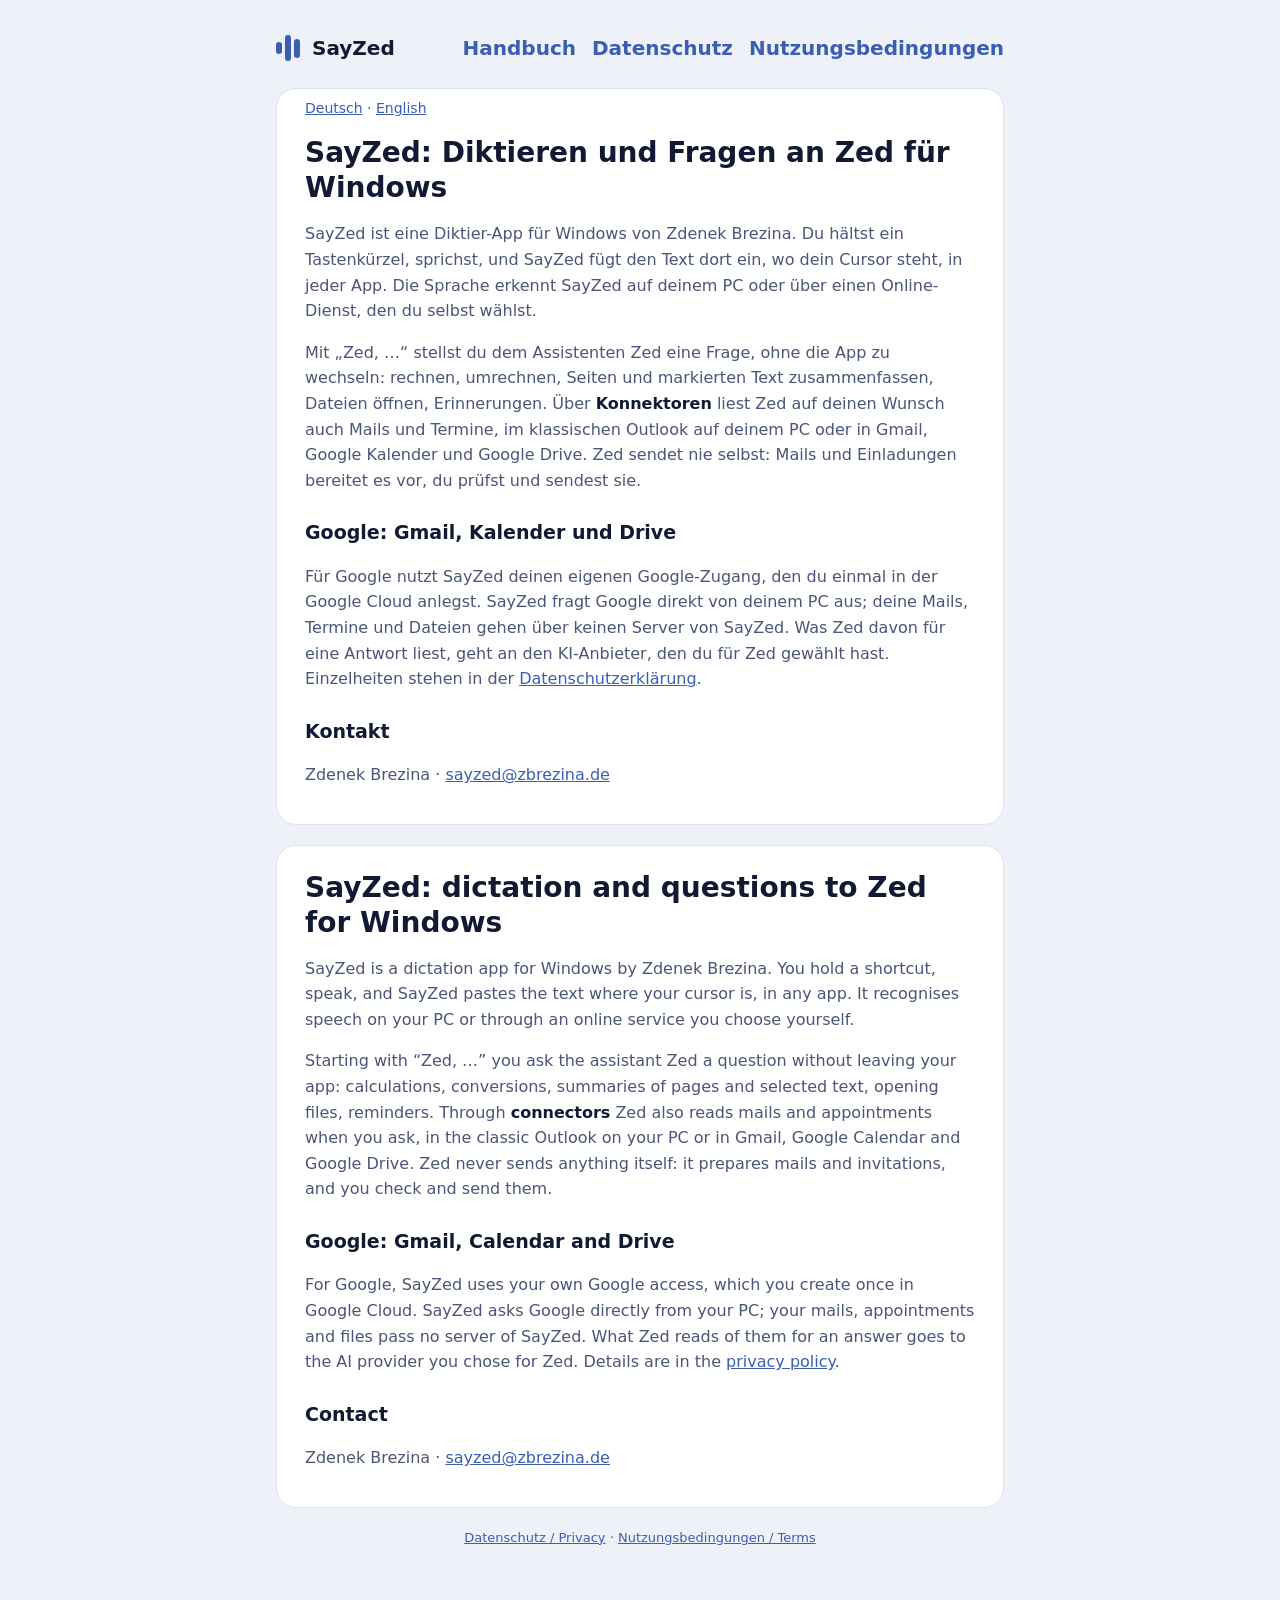
<file: index.html>
<!doctype html>
<html lang="de">
<head>
  <meta charset="utf-8">
  <meta name="viewport" content="width=device-width, initial-scale=1">
  <title>SayZed – Diktieren und Fragen an Zed für Windows</title>
  <meta name="description" content="SayZed ist eine Diktier-App für Windows mit dem Assistenten Zed.">
  <link rel="stylesheet" href="style.css">
</head>
<body>
<main>
  <header>
    <span class="logo"><i style="height:12px"></i><i style="height:26px"></i><i style="height:19px"></i></span>
    <a href="./">SayZed</a>
    <nav><a href="handbuch/">Handbuch</a><a href="privacy/">Datenschutz</a><a href="terms/">Nutzungsbedingungen</a></nav>
  </header>

  <section>
    <div class="lang"><a href="#deutsch">Deutsch</a> · <a href="#english">English</a></div>
    <h1 id="deutsch">SayZed: Diktieren und Fragen an Zed für Windows</h1>
    <p>SayZed ist eine Diktier-App für Windows von Zdenek Brezina. Du hältst ein Tastenkürzel, sprichst, und SayZed fügt den
      Text dort ein, wo dein Cursor steht, in jeder App. Die Sprache erkennt SayZed auf deinem PC oder über einen
      Online-Dienst, den du selbst wählst.</p>
    <p>Mit „Zed, …“ stellst du dem Assistenten Zed eine Frage, ohne die App zu wechseln: rechnen, umrechnen, Seiten und
      markierten Text zusammenfassen, Dateien öffnen, Erinnerungen. Über <strong>Konnektoren</strong> liest Zed auf deinen
      Wunsch auch Mails und Termine, im klassischen Outlook auf deinem PC oder in Gmail, Google Kalender und Google Drive.
      Zed sendet nie selbst: Mails und Einladungen bereitet es vor, du prüfst und sendest sie.</p>
    <h2>Google: Gmail, Kalender und Drive</h2>
    <p>Für Google nutzt SayZed deinen eigenen Google-Zugang, den du einmal in der Google Cloud anlegst. SayZed fragt
      Google direkt von deinem PC aus; deine Mails, Termine und Dateien gehen über keinen Server von SayZed. Was Zed
      davon für eine Antwort liest, geht an den KI-Anbieter, den du für Zed gewählt hast. Einzelheiten stehen in der
      <a href="privacy/">Datenschutzerklärung</a>.</p>
    <h2>Kontakt</h2>
    <p>Zdenek Brezina · <a href="mailto:sayzed@zbrezina.de">sayzed@zbrezina.de</a></p>
  </section>

  <section>
    <h1 id="english">SayZed: dictation and questions to Zed for Windows</h1>
    <p>SayZed is a dictation app for Windows by Zdenek Brezina. You hold a shortcut, speak, and SayZed pastes the text
      where your cursor is, in any app. It recognises speech on your PC or through an online service you choose
      yourself.</p>
    <p>Starting with “Zed, …” you ask the assistant Zed a question without leaving your app: calculations, conversions,
      summaries of pages and selected text, opening files, reminders. Through <strong>connectors</strong> Zed also reads
      mails and appointments when you ask, in the classic Outlook on your PC or in Gmail, Google Calendar and Google
      Drive. Zed never sends anything itself: it prepares mails and invitations, and you check and send them.</p>
    <h2>Google: Gmail, Calendar and Drive</h2>
    <p>For Google, SayZed uses your own Google access, which you create once in Google Cloud. SayZed asks Google
      directly from your PC; your mails, appointments and files pass no server of SayZed. What Zed reads of them for an
      answer goes to the AI provider you chose for Zed. Details are in the <a href="privacy/">privacy policy</a>.</p>
    <h2>Contact</h2>
    <p>Zdenek Brezina · <a href="mailto:sayzed@zbrezina.de">sayzed@zbrezina.de</a></p>
  </section>
  <footer><a href="privacy/">Datenschutz / Privacy</a> · <a href="terms/">Nutzungsbedingungen / Terms</a></footer>
</main>
</body>
</html>
</file>
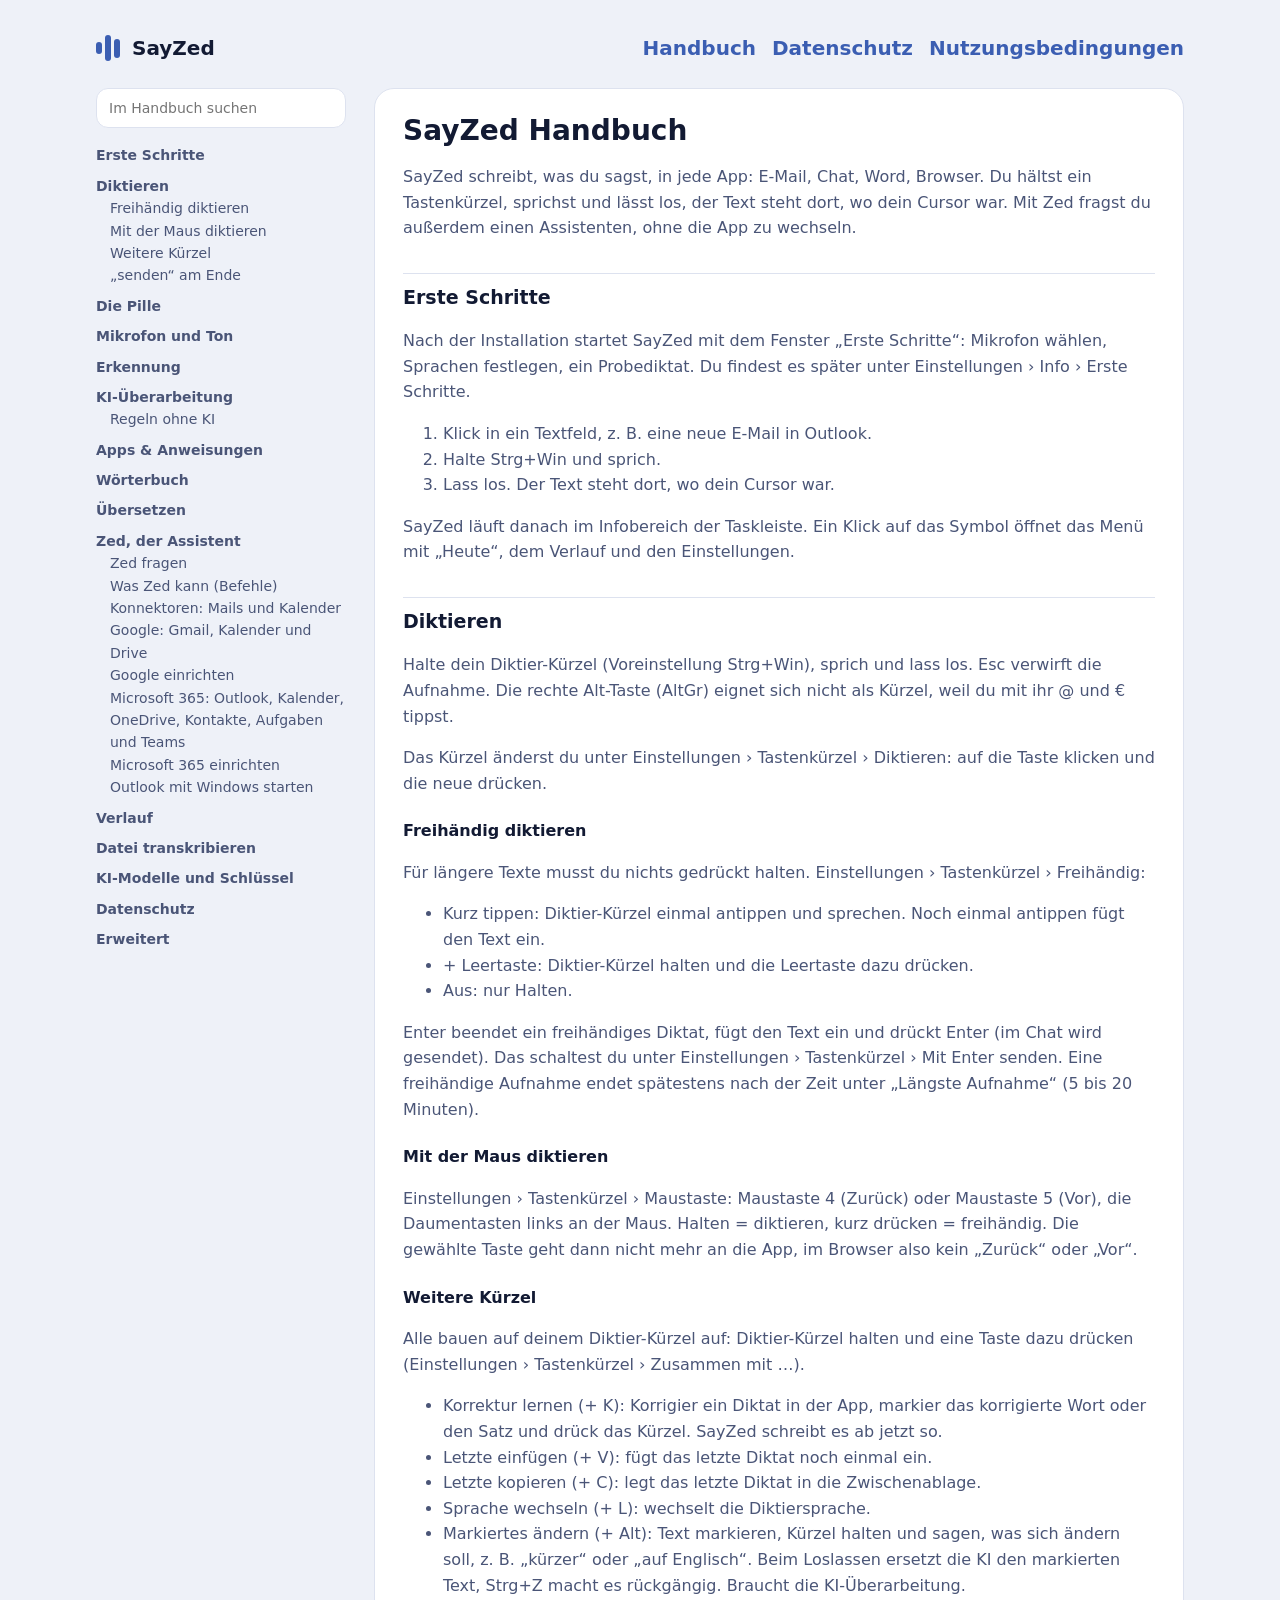
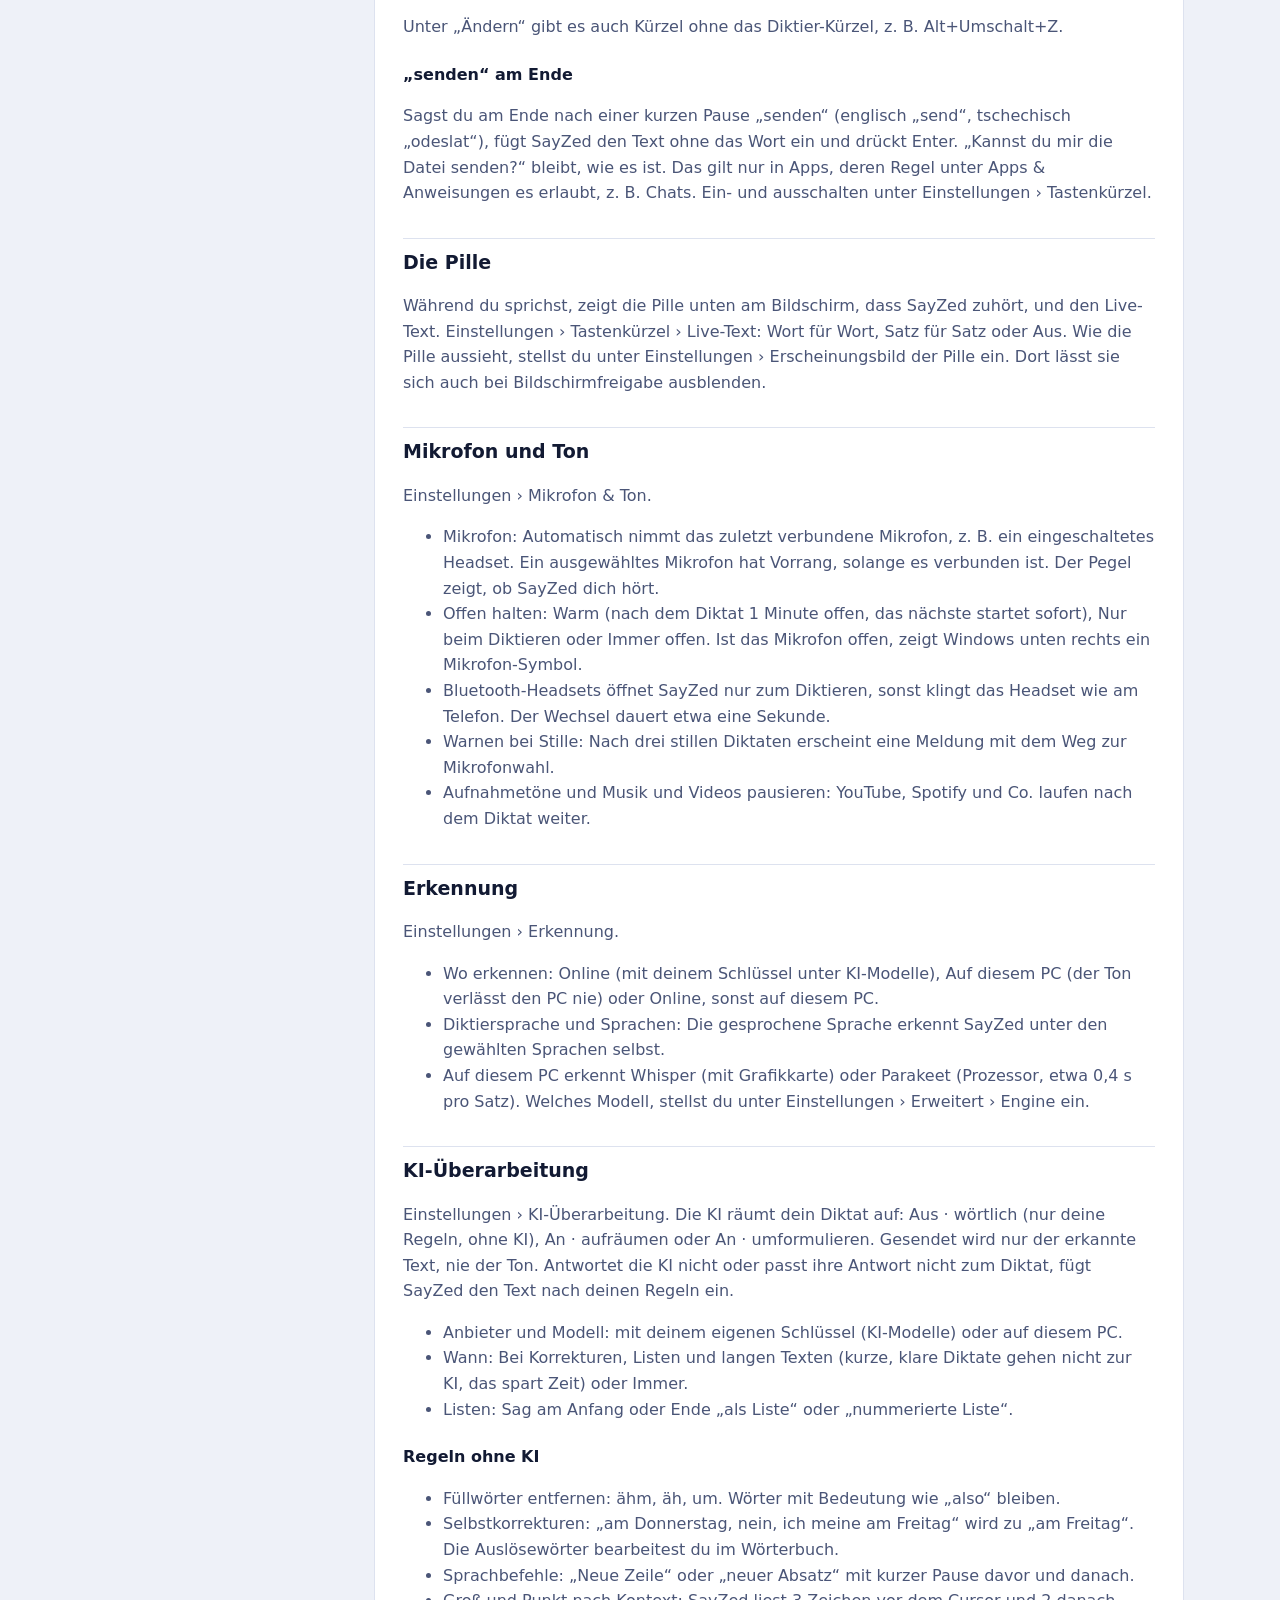
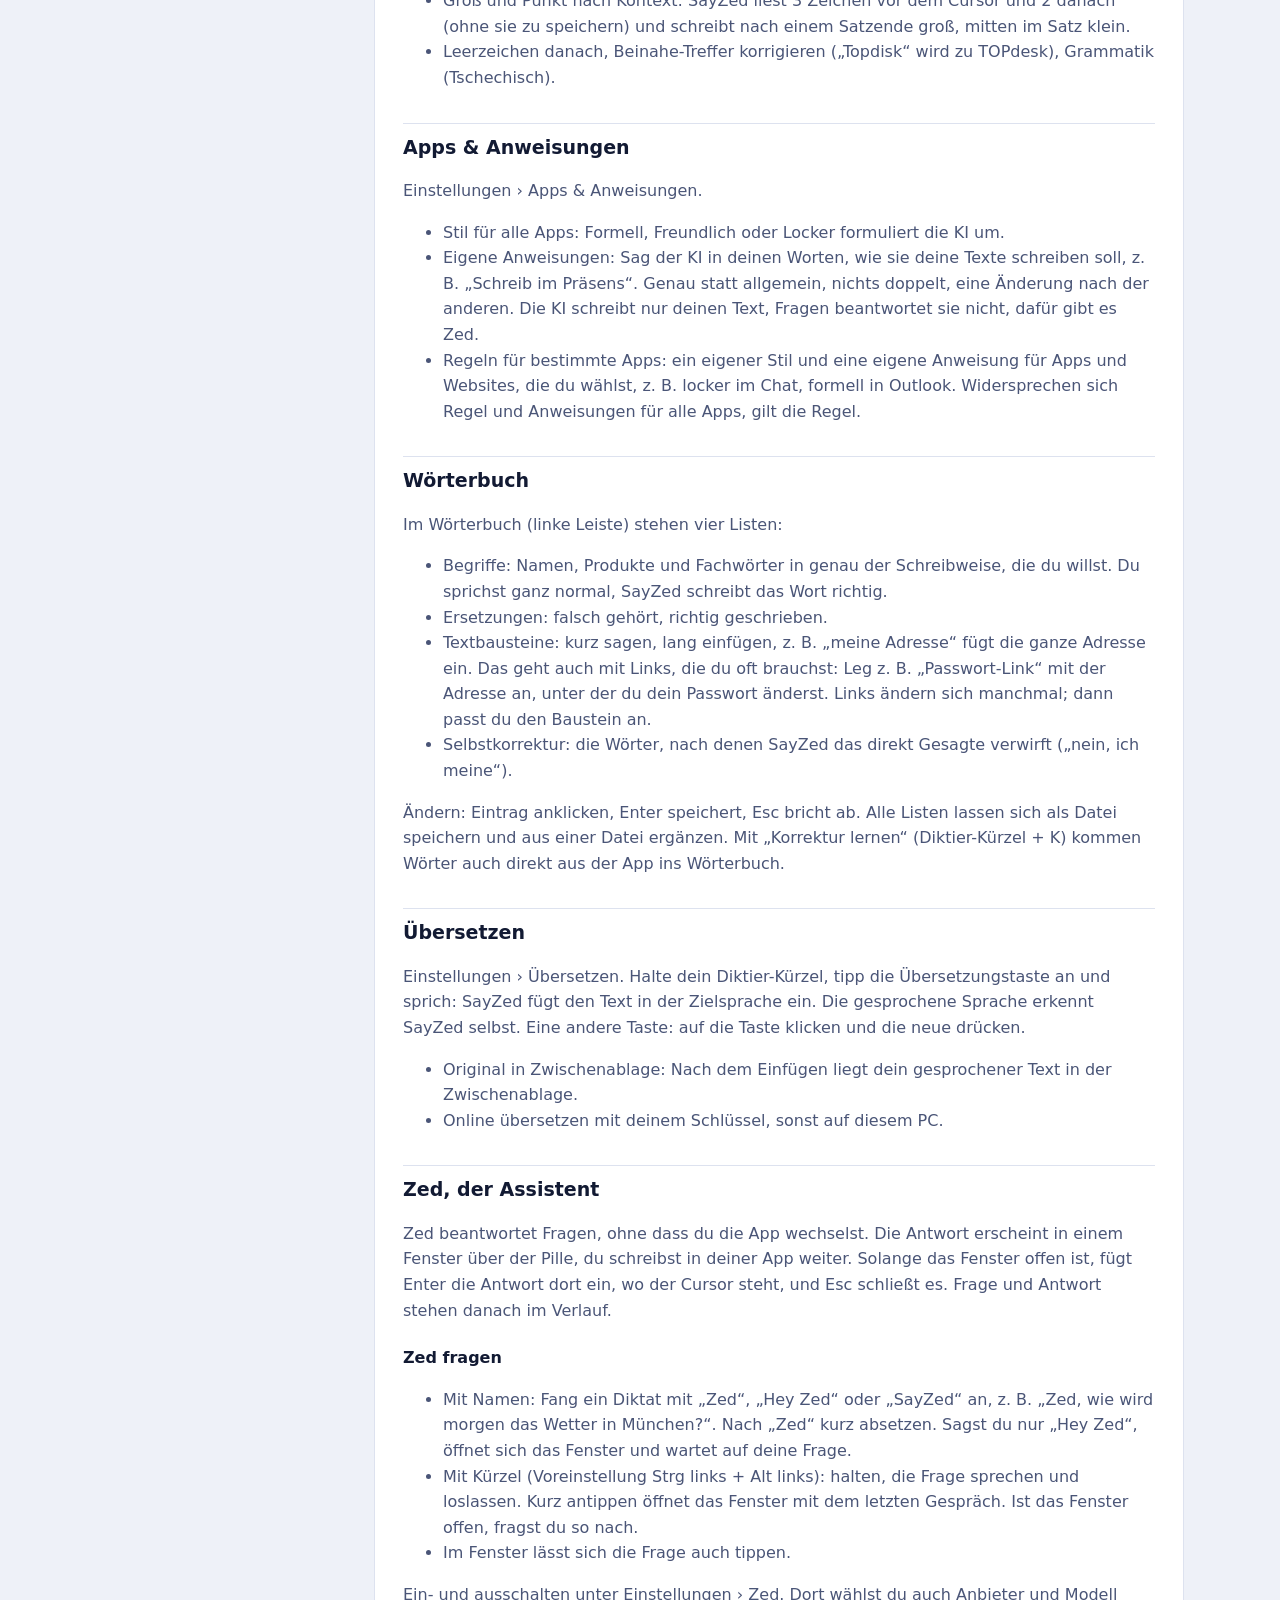
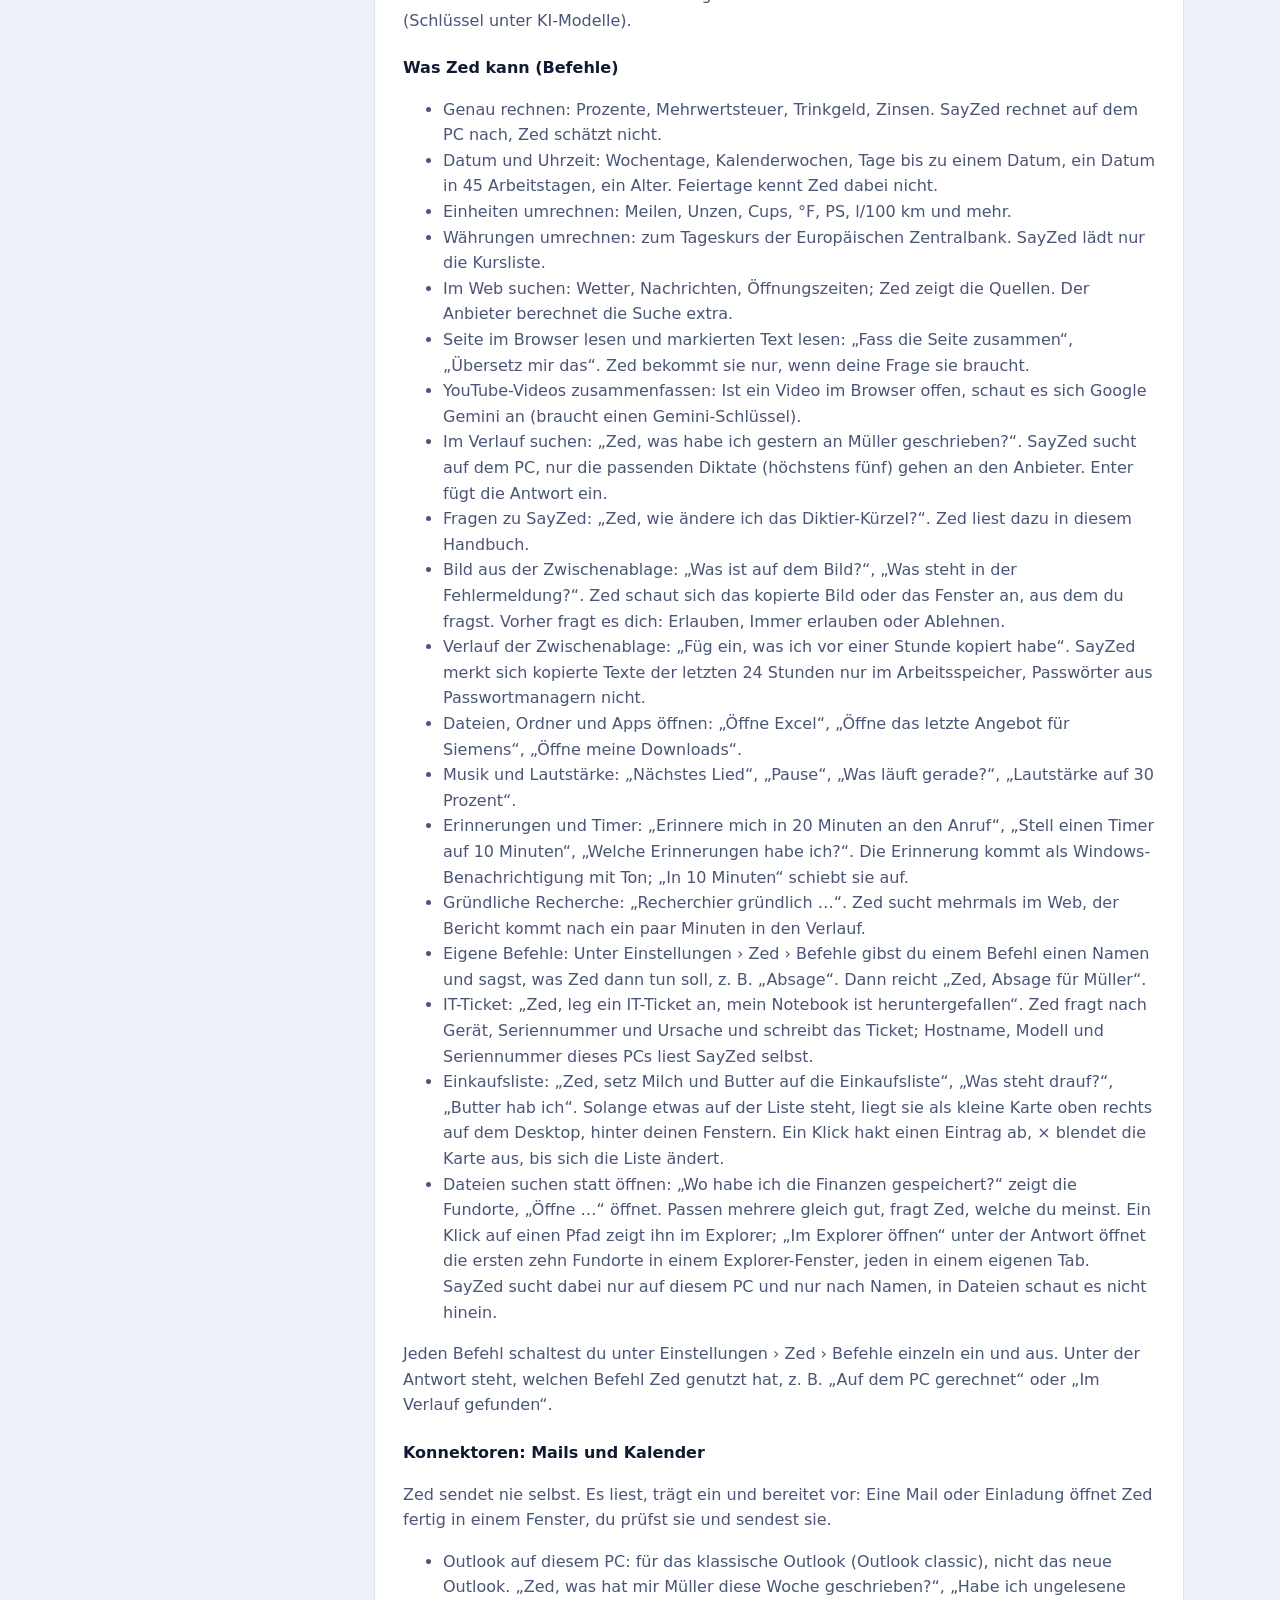
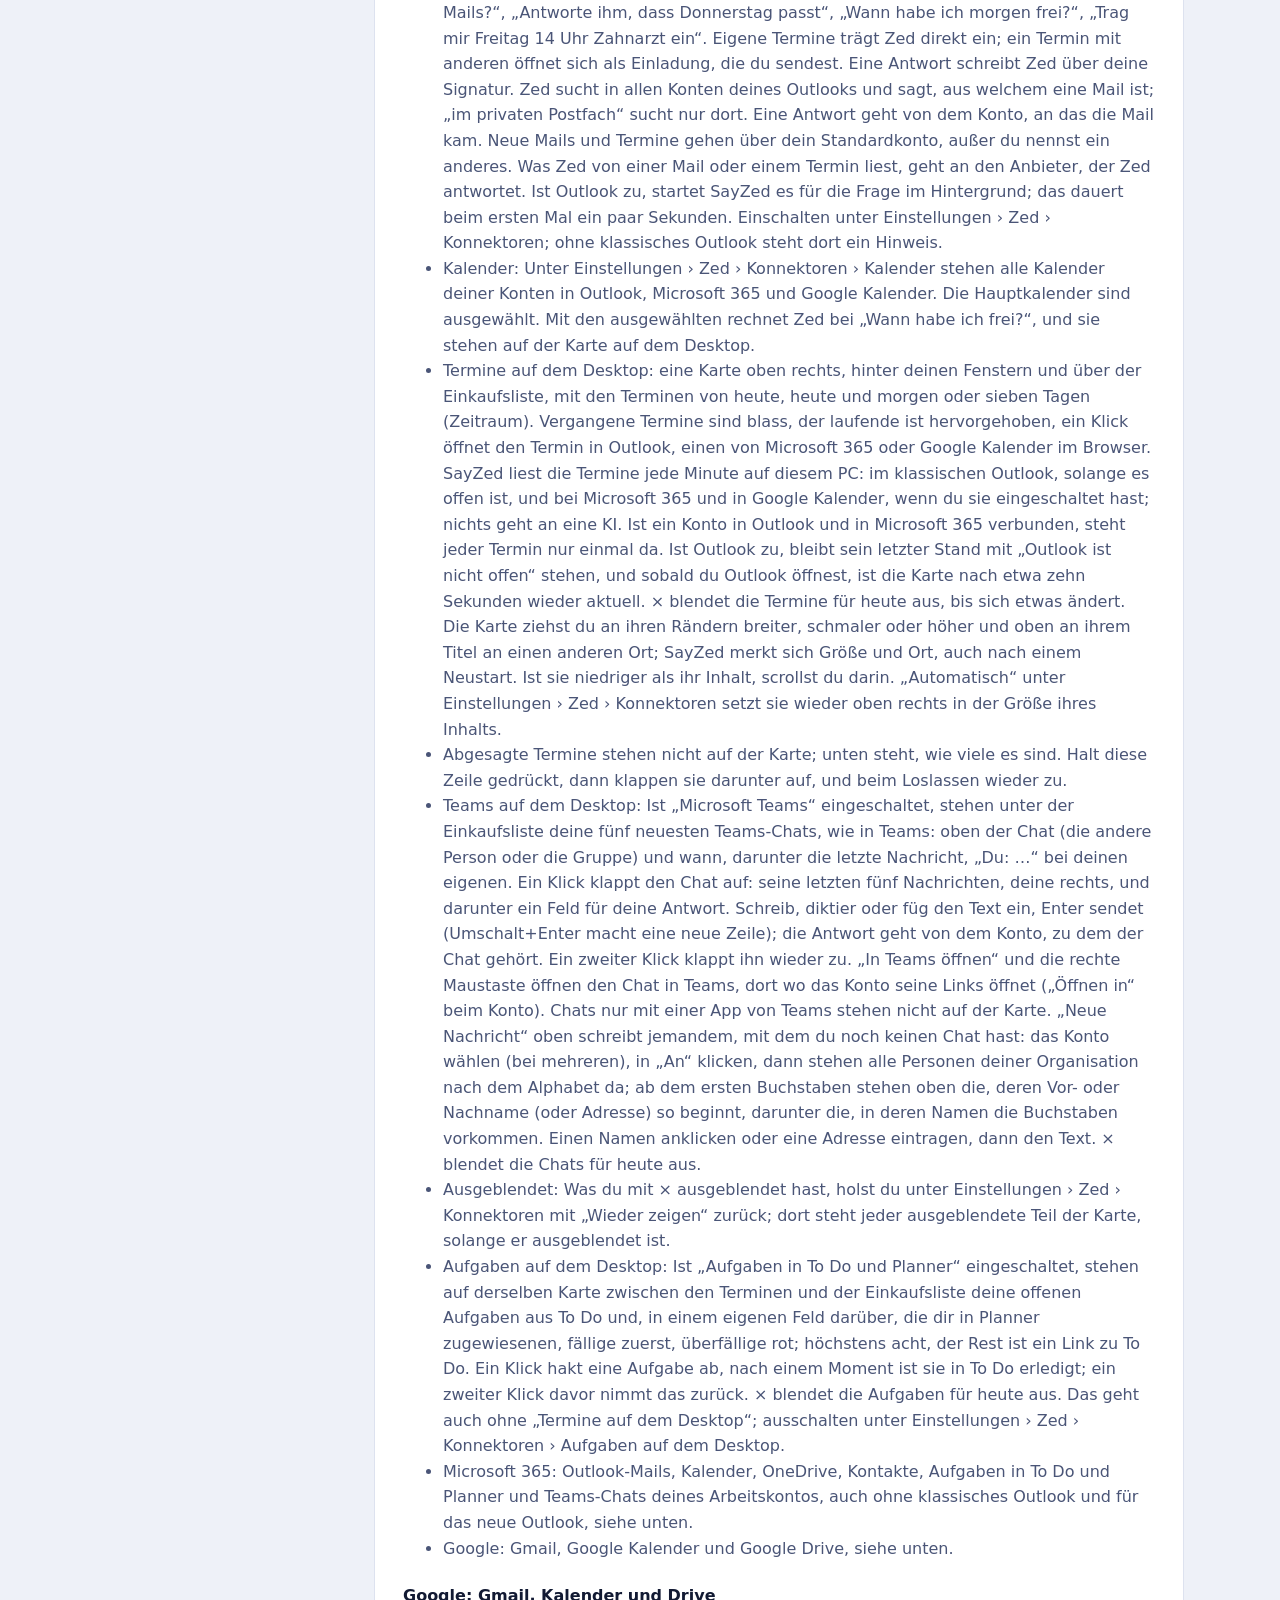
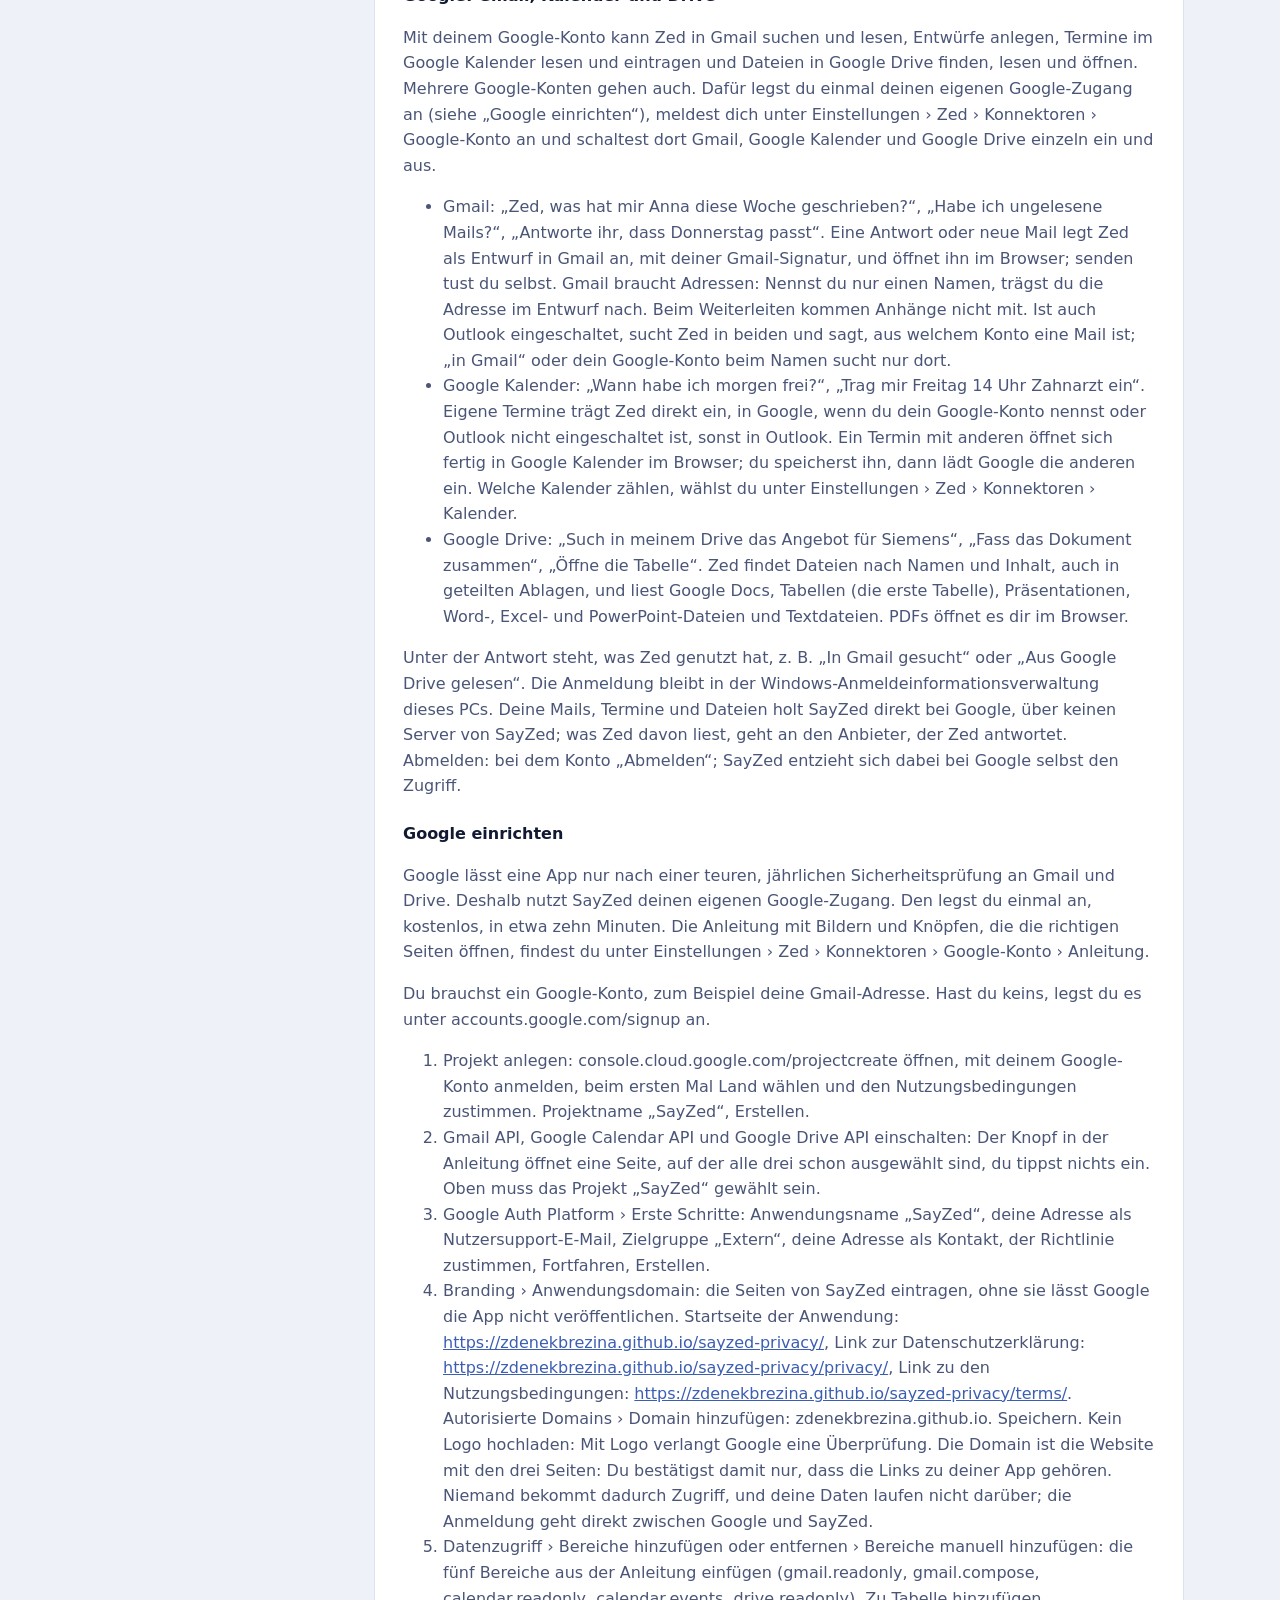
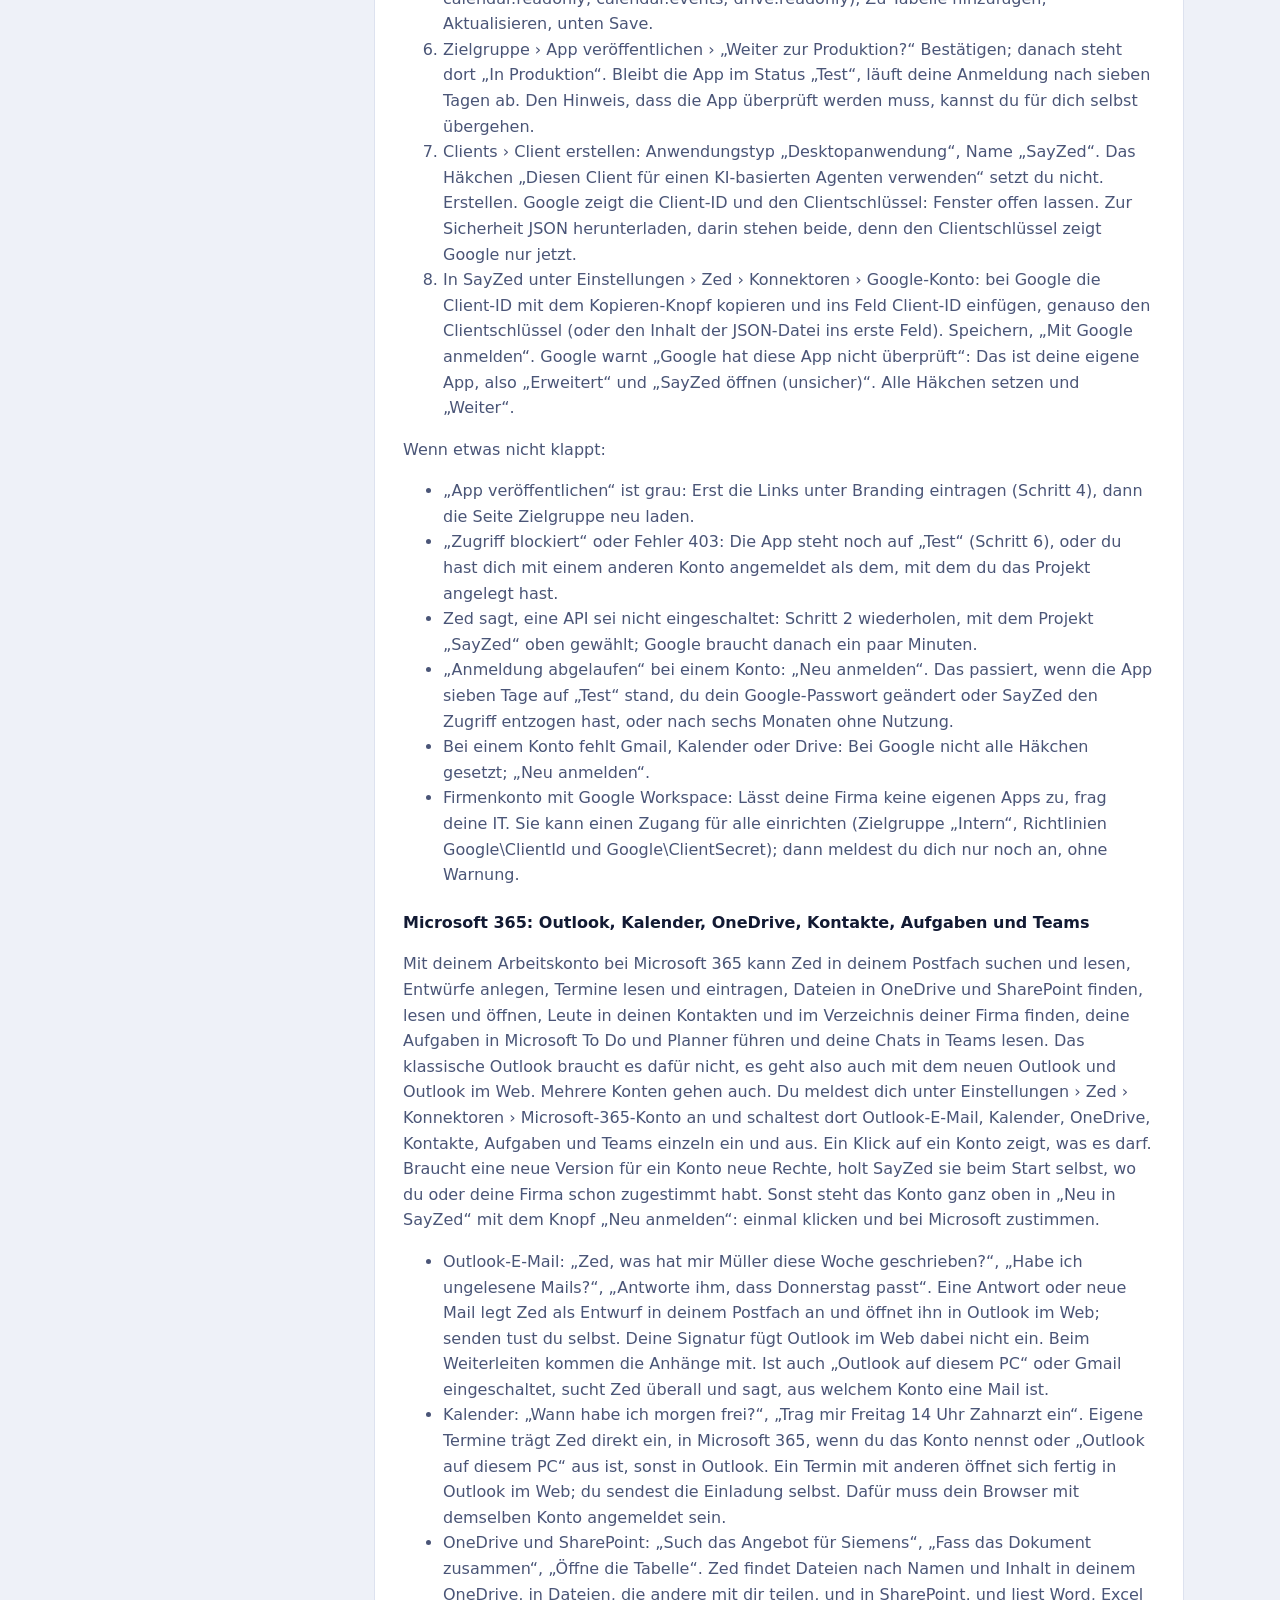
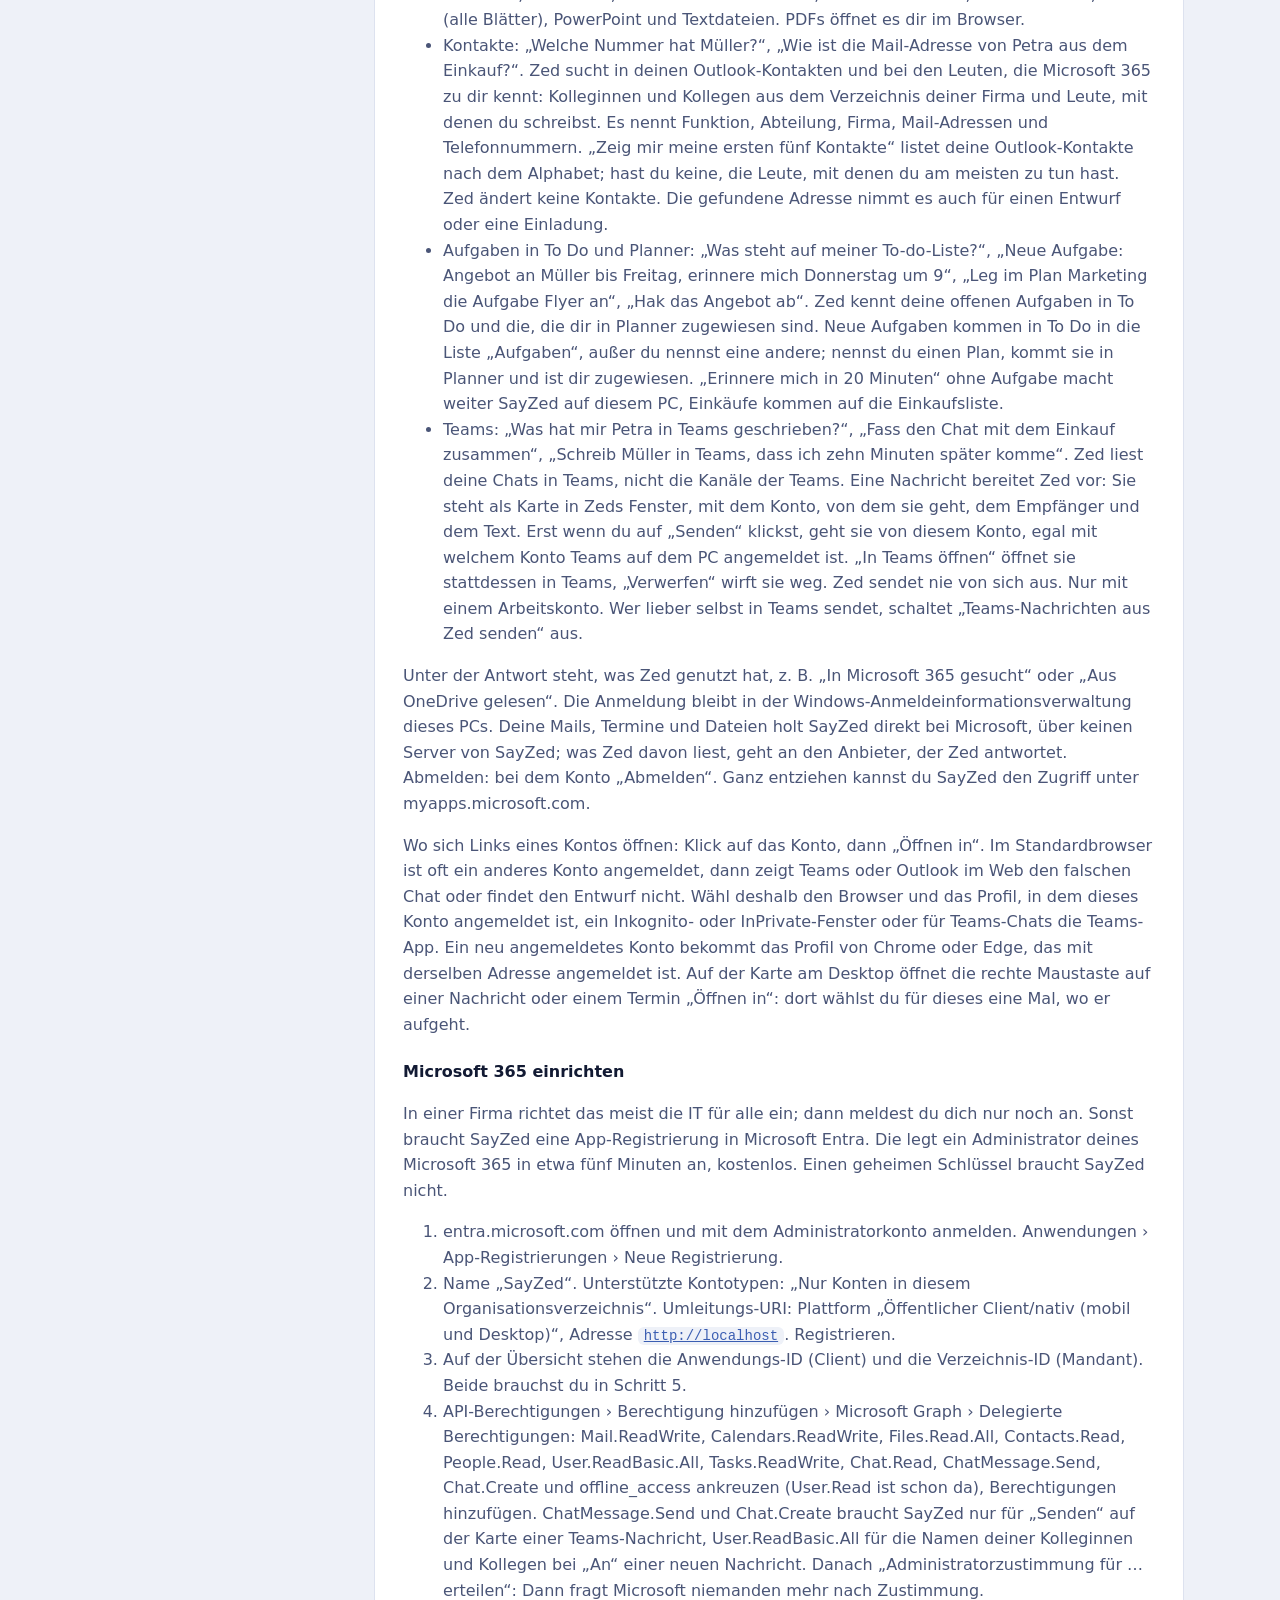
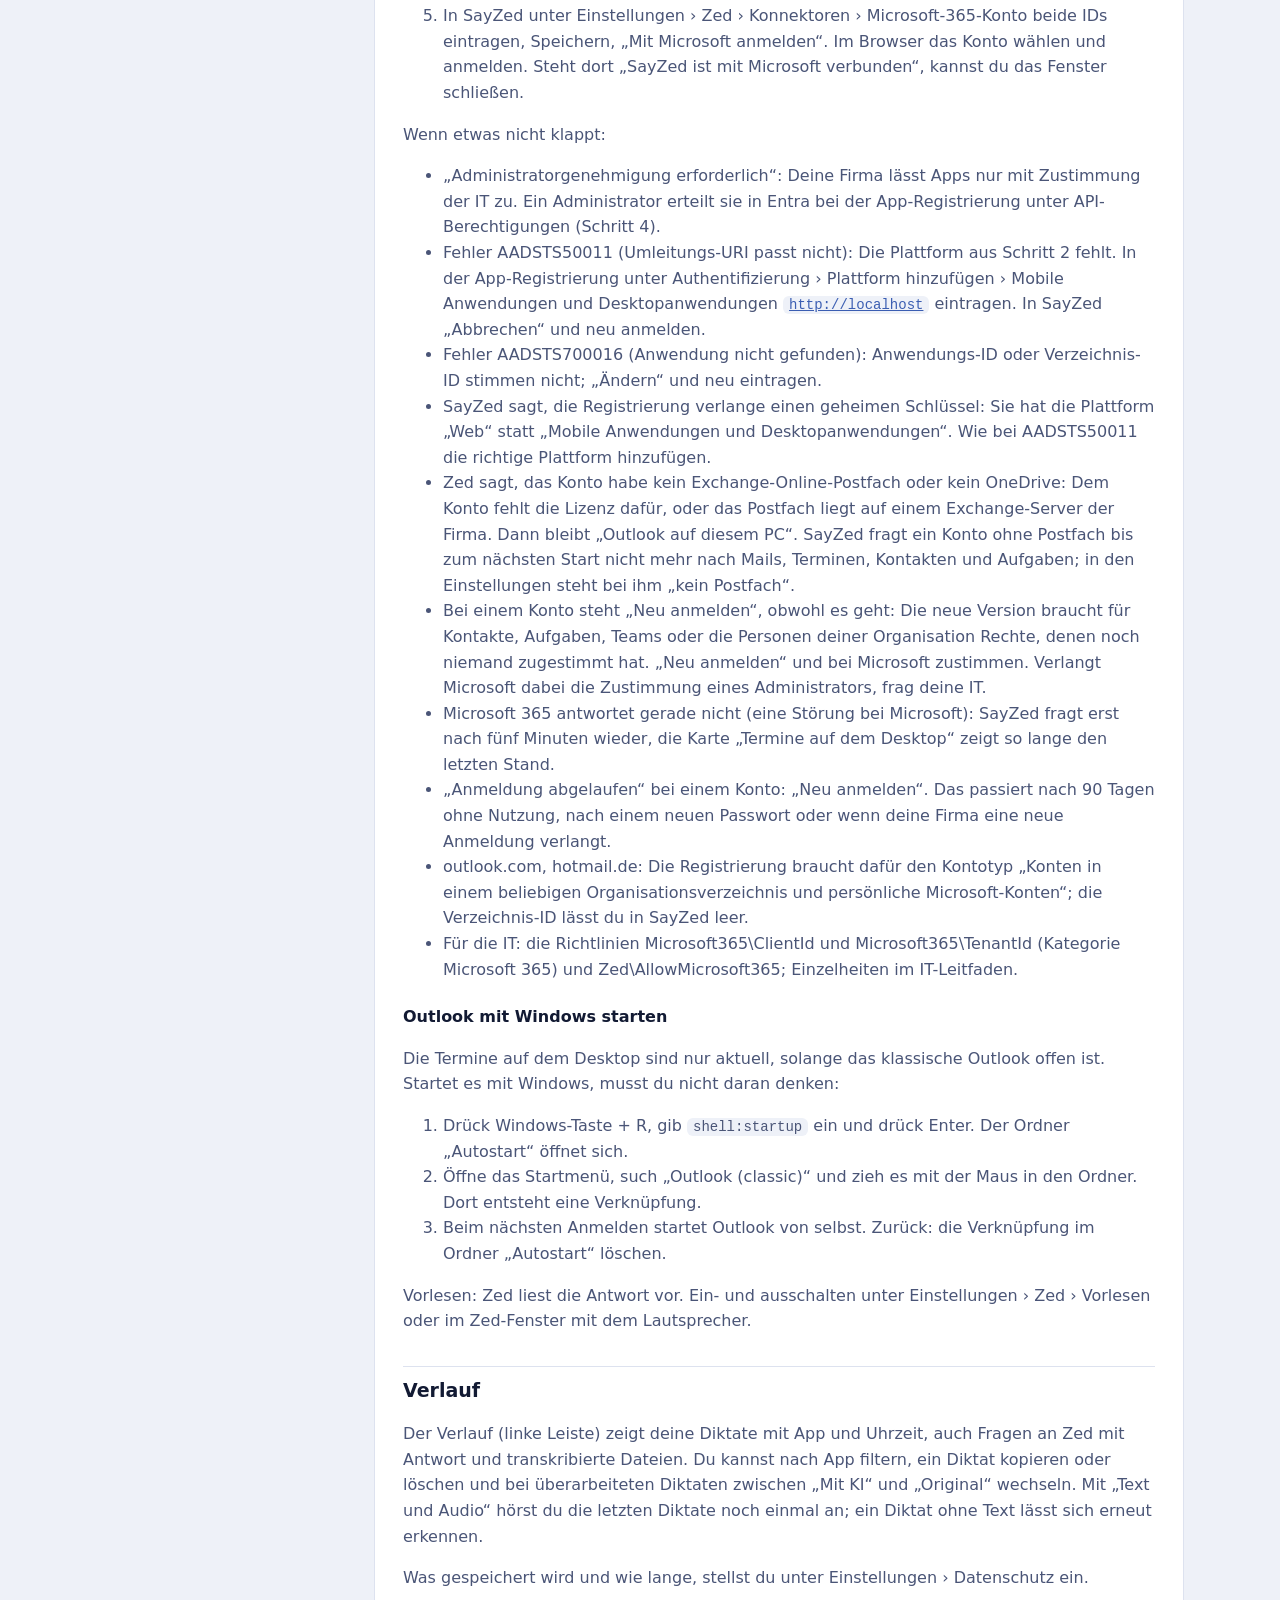
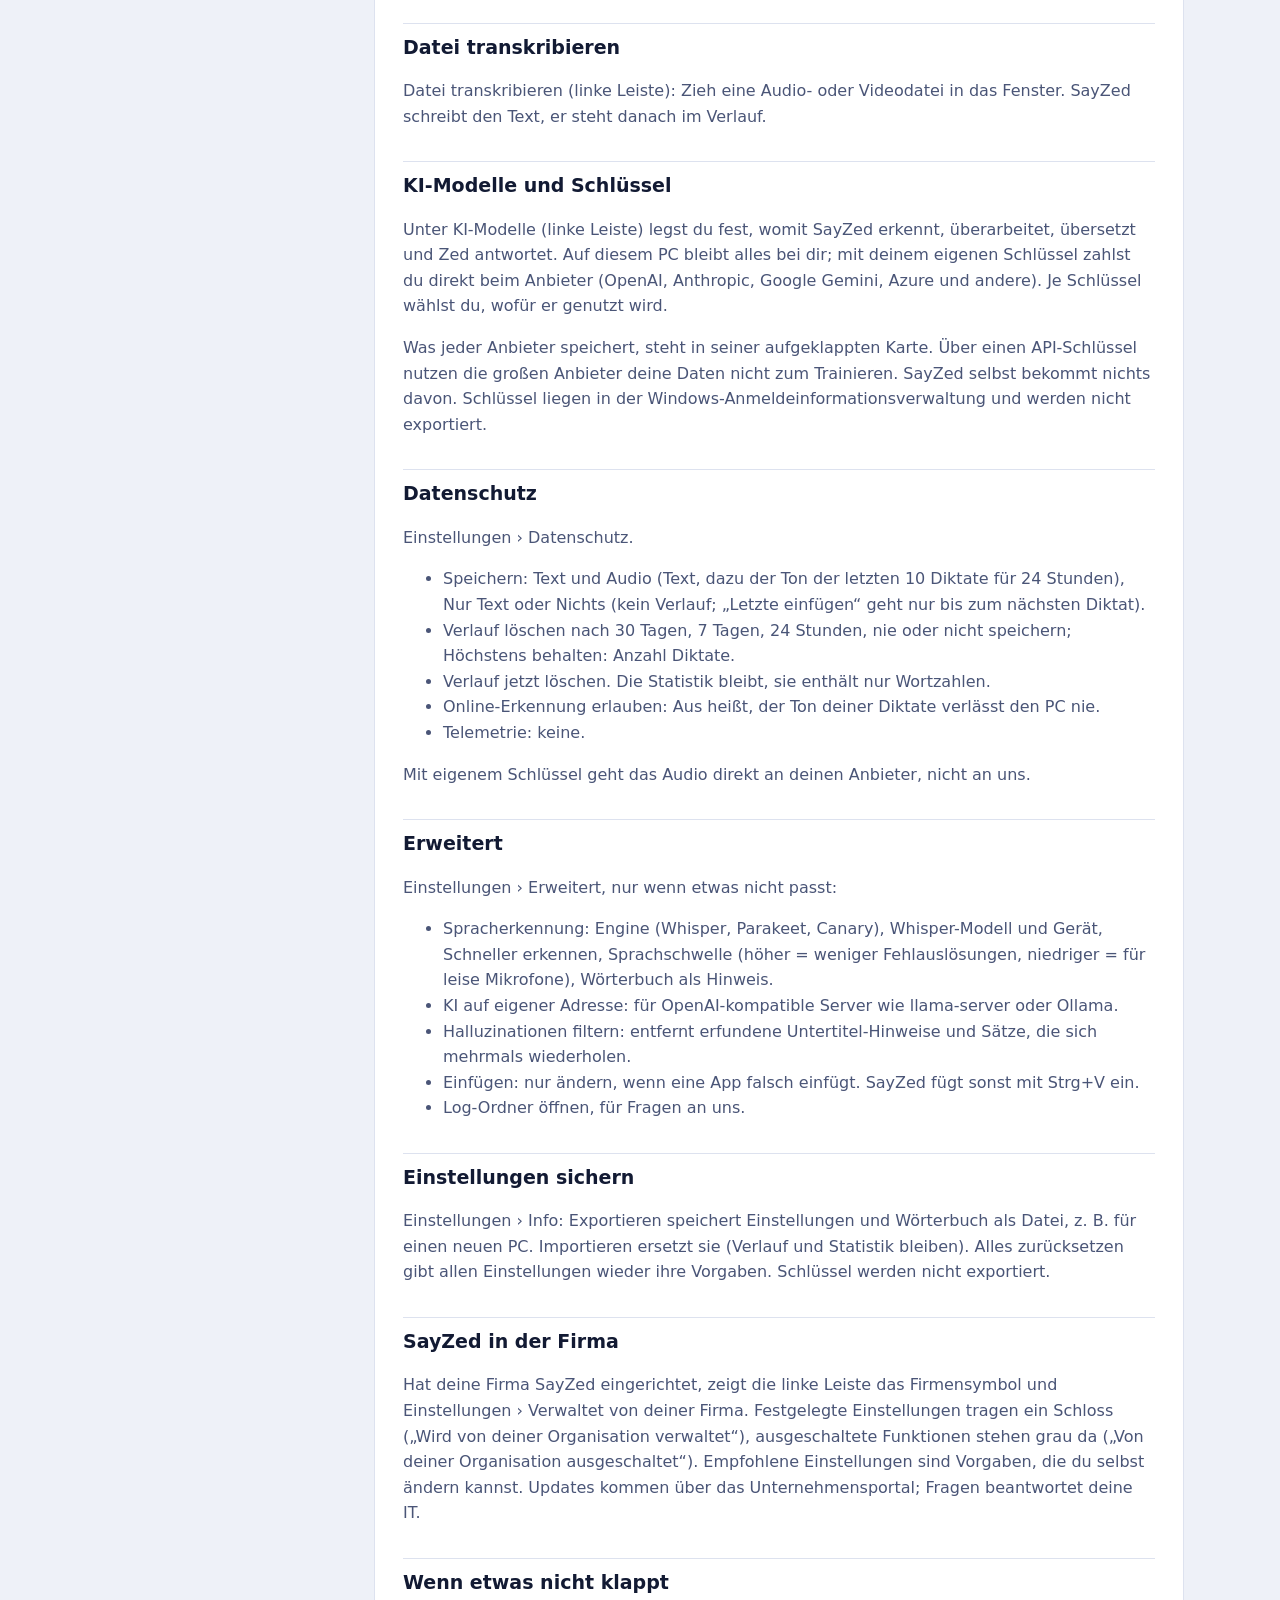
<file: handbuch/index.html>
<!doctype html>
<html lang="de">
<head>
  <meta charset="utf-8">
  <meta name="viewport" content="width=device-width, initial-scale=1">
  <title>SayZed Handbuch</title>
  <meta name="description" content="Wie SayZed funktioniert: diktieren, Zed fragen, Konnektoren, Einstellungen.">
  <link rel="stylesheet" href="../style.css">
  <style>
    main { max-width: 1120px; }
    .layout { display: grid; grid-template-columns: 250px minmax(0, 1fr); gap: 28px; align-items: start; }
    .toc { display: block; margin: 0; position: sticky; top: 16px; max-height: calc(100vh - 32px); overflow-y: auto; font-size: 14px; }
    .toc ol { list-style: none; margin: 0; padding: 0; }
    .toc li.main { margin-top: 8px; font-weight: 600; }
    .toc li.sub { padding-left: 14px; }
    .toc a { color: var(--fg2); text-decoration: none; }
    .toc a:hover { color: var(--accent); }
    .search { width: 100%; box-sizing: border-box; padding: 8px 12px; border: 1px solid var(--line); border-radius: 12px;
      background: var(--card); color: var(--fg); font: inherit; font-size: 14px; margin-bottom: 8px; }
    article h2 { margin-top: 32px; padding-top: 8px; border-top: 1px solid var(--line); }
    article h3 { font-size: 16px; margin: 22px 0 4px; }
    .anchor { font-weight: 400; color: var(--line); text-decoration: none; visibility: hidden; }
    h2:hover .anchor, h3:hover .anchor { visibility: visible; }
    code { padding: 1px 6px; border-radius: 6px; background: var(--bg); font-size: 14px; }
    :target { scroll-margin-top: 16px; }
    h2:target, h3:target { color: var(--accent); }
    @media (max-width: 800px) { .layout { grid-template-columns: 1fr; } .toc { position: static; max-height: none; } }
  </style>
</head>
<body>
<main>
  <header>
    <span class="logo"><i style="height:12px"></i><i style="height:26px"></i><i style="height:19px"></i></span>
    <a href="../">SayZed</a>
    <nav><a href="./">Handbuch</a><a href="../privacy/">Datenschutz</a><a href="../terms/">Nutzungsbedingungen</a></nav>
  </header>
  <div class="layout">
    <nav class="toc" aria-label="Inhalt">
      <input class="search" type="search" placeholder="Im Handbuch suchen" aria-label="Im Handbuch suchen" id="q">
      <ol><li class="main"><a href="#erste-schritte">Erste Schritte</a></li><li class="main"><a href="#diktieren">Diktieren</a></li><li class="sub"><a href="#freihaendig-diktieren">Freihändig diktieren</a></li><li class="sub"><a href="#mit-der-maus-diktieren">Mit der Maus diktieren</a></li><li class="sub"><a href="#weitere-kuerzel">Weitere Kürzel</a></li><li class="sub"><a href="#senden-am-ende">„senden“ am Ende</a></li><li class="main"><a href="#die-pille">Die Pille</a></li><li class="main"><a href="#mikrofon-und-ton">Mikrofon und Ton</a></li><li class="main"><a href="#erkennung">Erkennung</a></li><li class="main"><a href="#ki-ueberarbeitung">KI-Überarbeitung</a></li><li class="sub"><a href="#regeln-ohne-ki">Regeln ohne KI</a></li><li class="main"><a href="#apps-anweisungen">Apps &amp; Anweisungen</a></li><li class="main"><a href="#woerterbuch">Wörterbuch</a></li><li class="main"><a href="#uebersetzen">Übersetzen</a></li><li class="main"><a href="#zed-der-assistent">Zed, der Assistent</a></li><li class="sub"><a href="#zed-fragen">Zed fragen</a></li><li class="sub"><a href="#was-zed-kann-befehle">Was Zed kann (Befehle)</a></li><li class="sub"><a href="#konnektoren-mails-und-kalender">Konnektoren: Mails und Kalender</a></li><li class="sub"><a href="#google-gmail-kalender-und-drive">Google: Gmail, Kalender und Drive</a></li><li class="sub"><a href="#google-einrichten">Google einrichten</a></li><li class="sub"><a href="#microsoft-365-outlook-kalender-onedrive-kontakte-aufgaben-und-teams">Microsoft 365: Outlook, Kalender, OneDrive, Kontakte, Aufgaben und Teams</a></li><li class="sub"><a href="#microsoft-365-einrichten">Microsoft 365 einrichten</a></li><li class="sub"><a href="#outlook-mit-windows-starten">Outlook mit Windows starten</a></li><li class="main"><a href="#verlauf">Verlauf</a></li><li class="main"><a href="#datei-transkribieren">Datei transkribieren</a></li><li class="main"><a href="#ki-modelle-und-schluessel">KI-Modelle und Schlüssel</a></li><li class="main"><a href="#datenschutz">Datenschutz</a></li><li class="main"><a href="#erweitert">Erweitert</a></li><li class="main"><a href="#einstellungen-sichern">Einstellungen sichern</a></li><li class="main"><a href="#sayzed-in-der-firma">SayZed in der Firma</a></li><li class="main"><a href="#wenn-etwas-nicht-klappt">Wenn etwas nicht klappt</a></li></ol>
    </nav>
    <section>
      <article>
        <h1>SayZed Handbuch</h1>
<p>SayZed schreibt, was du sagst, in jede App: E-Mail, Chat, Word, Browser. Du hältst ein Tastenkürzel, sprichst und lässt los, der Text steht dort, wo dein Cursor war. Mit Zed fragst du außerdem einen Assistenten, ohne die App zu wechseln.</p>
<h2 id="erste-schritte">Erste Schritte <a class="anchor" href="#erste-schritte" aria-label="Link zu diesem Abschnitt">#</a></h2>
<p>Nach der Installation startet SayZed mit dem Fenster „Erste Schritte“: Mikrofon wählen, Sprachen festlegen, ein Probediktat. Du findest es später unter Einstellungen › Info › Erste Schritte.</p>
<ol><li>Klick in ein Textfeld, z. B. eine neue E-Mail in Outlook.</li><li>Halte Strg+Win und sprich.</li><li>Lass los. Der Text steht dort, wo dein Cursor war.</li></ol>
<p>SayZed läuft danach im Infobereich der Taskleiste. Ein Klick auf das Symbol öffnet das Menü mit „Heute“, dem Verlauf und den Einstellungen.</p>
<h2 id="diktieren">Diktieren <a class="anchor" href="#diktieren" aria-label="Link zu diesem Abschnitt">#</a></h2>
<p>Halte dein Diktier-Kürzel (Voreinstellung Strg+Win), sprich und lass los. Esc verwirft die Aufnahme. Die rechte Alt-Taste (AltGr) eignet sich nicht als Kürzel, weil du mit ihr @ und € tippst.</p>
<p>Das Kürzel änderst du unter Einstellungen › Tastenkürzel › Diktieren: auf die Taste klicken und die neue drücken.</p>
<h3 id="freihaendig-diktieren">Freihändig diktieren <a class="anchor" href="#freihaendig-diktieren" aria-label="Link zu diesem Abschnitt">#</a></h3>
<p>Für längere Texte musst du nichts gedrückt halten. Einstellungen › Tastenkürzel › Freihändig:</p>
<ul><li>Kurz tippen: Diktier-Kürzel einmal antippen und sprechen. Noch einmal antippen fügt den Text ein.</li><li>+ Leertaste: Diktier-Kürzel halten und die Leertaste dazu drücken.</li><li>Aus: nur Halten.</li></ul>
<p>Enter beendet ein freihändiges Diktat, fügt den Text ein und drückt Enter (im Chat wird gesendet). Das schaltest du unter Einstellungen › Tastenkürzel › Mit Enter senden. Eine freihändige Aufnahme endet spätestens nach der Zeit unter „Längste Aufnahme“ (5 bis 20 Minuten).</p>
<h3 id="mit-der-maus-diktieren">Mit der Maus diktieren <a class="anchor" href="#mit-der-maus-diktieren" aria-label="Link zu diesem Abschnitt">#</a></h3>
<p>Einstellungen › Tastenkürzel › Maustaste: Maustaste 4 (Zurück) oder Maustaste 5 (Vor), die Daumentasten links an der Maus. Halten = diktieren, kurz drücken = freihändig. Die gewählte Taste geht dann nicht mehr an die App, im Browser also kein „Zurück“ oder „Vor“.</p>
<h3 id="weitere-kuerzel">Weitere Kürzel <a class="anchor" href="#weitere-kuerzel" aria-label="Link zu diesem Abschnitt">#</a></h3>
<p>Alle bauen auf deinem Diktier-Kürzel auf: Diktier-Kürzel halten und eine Taste dazu drücken (Einstellungen › Tastenkürzel › Zusammen mit …).</p>
<ul><li>Korrektur lernen (+ K): Korrigier ein Diktat in der App, markier das korrigierte Wort oder den Satz und drück das Kürzel. SayZed schreibt es ab jetzt so.</li><li>Letzte einfügen (+ V): fügt das letzte Diktat noch einmal ein.</li><li>Letzte kopieren (+ C): legt das letzte Diktat in die Zwischenablage.</li><li>Sprache wechseln (+ L): wechselt die Diktiersprache.</li><li>Markiertes ändern (+ Alt): Text markieren, Kürzel halten und sagen, was sich ändern soll, z. B. „kürzer“ oder „auf Englisch“. Beim Loslassen ersetzt die KI den markierten Text, Strg+Z macht es rückgängig. Braucht die KI-Überarbeitung.</li></ul>
<p>Unter „Ändern“ gibt es auch Kürzel ohne das Diktier-Kürzel, z. B. Alt+Umschalt+Z.</p>
<h3 id="senden-am-ende">„senden“ am Ende <a class="anchor" href="#senden-am-ende" aria-label="Link zu diesem Abschnitt">#</a></h3>
<p>Sagst du am Ende nach einer kurzen Pause „senden“ (englisch „send“, tschechisch „odeslat“), fügt SayZed den Text ohne das Wort ein und drückt Enter. „Kannst du mir die Datei senden?“ bleibt, wie es ist. Das gilt nur in Apps, deren Regel unter Apps &amp; Anweisungen es erlaubt, z. B. Chats. Ein- und ausschalten unter Einstellungen › Tastenkürzel.</p>
<h2 id="die-pille">Die Pille <a class="anchor" href="#die-pille" aria-label="Link zu diesem Abschnitt">#</a></h2>
<p>Während du sprichst, zeigt die Pille unten am Bildschirm, dass SayZed zuhört, und den Live-Text. Einstellungen › Tastenkürzel › Live-Text: Wort für Wort, Satz für Satz oder Aus. Wie die Pille aussieht, stellst du unter Einstellungen › Erscheinungsbild der Pille ein. Dort lässt sie sich auch bei Bildschirmfreigabe ausblenden.</p>
<h2 id="mikrofon-und-ton">Mikrofon und Ton <a class="anchor" href="#mikrofon-und-ton" aria-label="Link zu diesem Abschnitt">#</a></h2>
<p>Einstellungen › Mikrofon &amp; Ton.</p>
<ul><li>Mikrofon: Automatisch nimmt das zuletzt verbundene Mikrofon, z. B. ein eingeschaltetes Headset. Ein ausgewähltes Mikrofon hat Vorrang, solange es verbunden ist. Der Pegel zeigt, ob SayZed dich hört.</li><li>Offen halten: Warm (nach dem Diktat 1 Minute offen, das nächste startet sofort), Nur beim Diktieren oder Immer offen. Ist das Mikrofon offen, zeigt Windows unten rechts ein Mikrofon-Symbol.</li><li>Bluetooth-Headsets öffnet SayZed nur zum Diktieren, sonst klingt das Headset wie am Telefon. Der Wechsel dauert etwa eine Sekunde.</li><li>Warnen bei Stille: Nach drei stillen Diktaten erscheint eine Meldung mit dem Weg zur Mikrofonwahl.</li><li>Aufnahmetöne und Musik und Videos pausieren: YouTube, Spotify und Co. laufen nach dem Diktat weiter.</li></ul>
<h2 id="erkennung">Erkennung <a class="anchor" href="#erkennung" aria-label="Link zu diesem Abschnitt">#</a></h2>
<p>Einstellungen › Erkennung.</p>
<ul><li>Wo erkennen: Online (mit deinem Schlüssel unter KI-Modelle), Auf diesem PC (der Ton verlässt den PC nie) oder Online, sonst auf diesem PC.</li><li>Diktiersprache und Sprachen: Die gesprochene Sprache erkennt SayZed unter den gewählten Sprachen selbst.</li><li>Auf diesem PC erkennt Whisper (mit Grafikkarte) oder Parakeet (Prozessor, etwa 0,4 s pro Satz). Welches Modell, stellst du unter Einstellungen › Erweitert › Engine ein.</li></ul>
<h2 id="ki-ueberarbeitung">KI-Überarbeitung <a class="anchor" href="#ki-ueberarbeitung" aria-label="Link zu diesem Abschnitt">#</a></h2>
<p>Einstellungen › KI-Überarbeitung. Die KI räumt dein Diktat auf: Aus · wörtlich (nur deine Regeln, ohne KI), An · aufräumen oder An · umformulieren. Gesendet wird nur der erkannte Text, nie der Ton. Antwortet die KI nicht oder passt ihre Antwort nicht zum Diktat, fügt SayZed den Text nach deinen Regeln ein.</p>
<ul><li>Anbieter und Modell: mit deinem eigenen Schlüssel (KI-Modelle) oder auf diesem PC.</li><li>Wann: Bei Korrekturen, Listen und langen Texten (kurze, klare Diktate gehen nicht zur KI, das spart Zeit) oder Immer.</li><li>Listen: Sag am Anfang oder Ende „als Liste“ oder „nummerierte Liste“.</li></ul>
<h3 id="regeln-ohne-ki">Regeln ohne KI <a class="anchor" href="#regeln-ohne-ki" aria-label="Link zu diesem Abschnitt">#</a></h3>
<ul><li>Füllwörter entfernen: ähm, äh, um. Wörter mit Bedeutung wie „also“ bleiben.</li><li>Selbstkorrekturen: „am Donnerstag, nein, ich meine am Freitag“ wird zu „am Freitag“. Die Auslösewörter bearbeitest du im Wörterbuch.</li><li>Sprachbefehle: „Neue Zeile“ oder „neuer Absatz“ mit kurzer Pause davor und danach.</li><li>Groß und Punkt nach Kontext: SayZed liest 3 Zeichen vor dem Cursor und 2 danach (ohne sie zu speichern) und schreibt nach einem Satzende groß, mitten im Satz klein.</li><li>Leerzeichen danach, Beinahe-Treffer korrigieren („Topdisk“ wird zu TOPdesk), Grammatik (Tschechisch).</li></ul>
<h2 id="apps-anweisungen">Apps &amp; Anweisungen <a class="anchor" href="#apps-anweisungen" aria-label="Link zu diesem Abschnitt">#</a></h2>
<p>Einstellungen › Apps &amp; Anweisungen.</p>
<ul><li>Stil für alle Apps: Formell, Freundlich oder Locker formuliert die KI um.</li><li>Eigene Anweisungen: Sag der KI in deinen Worten, wie sie deine Texte schreiben soll, z. B. „Schreib im Präsens“. Genau statt allgemein, nichts doppelt, eine Änderung nach der anderen. Die KI schreibt nur deinen Text, Fragen beantwortet sie nicht, dafür gibt es Zed.</li><li>Regeln für bestimmte Apps: ein eigener Stil und eine eigene Anweisung für Apps und Websites, die du wählst, z. B. locker im Chat, formell in Outlook. Widersprechen sich Regel und Anweisungen für alle Apps, gilt die Regel.</li></ul>
<h2 id="woerterbuch">Wörterbuch <a class="anchor" href="#woerterbuch" aria-label="Link zu diesem Abschnitt">#</a></h2>
<p>Im Wörterbuch (linke Leiste) stehen vier Listen:</p>
<ul><li>Begriffe: Namen, Produkte und Fachwörter in genau der Schreibweise, die du willst. Du sprichst ganz normal, SayZed schreibt das Wort richtig.</li><li>Ersetzungen: falsch gehört, richtig geschrieben.</li><li>Textbausteine: kurz sagen, lang einfügen, z. B. „meine Adresse“ fügt die ganze Adresse ein. Das geht auch mit Links, die du oft brauchst: Leg z. B. „Passwort-Link“ mit der Adresse an, unter der du dein Passwort änderst. Links ändern sich manchmal; dann passt du den Baustein an.</li><li>Selbstkorrektur: die Wörter, nach denen SayZed das direkt Gesagte verwirft („nein, ich meine“).</li></ul>
<p>Ändern: Eintrag anklicken, Enter speichert, Esc bricht ab. Alle Listen lassen sich als Datei speichern und aus einer Datei ergänzen. Mit „Korrektur lernen“ (Diktier-Kürzel + K) kommen Wörter auch direkt aus der App ins Wörterbuch.</p>
<h2 id="uebersetzen">Übersetzen <a class="anchor" href="#uebersetzen" aria-label="Link zu diesem Abschnitt">#</a></h2>
<p>Einstellungen › Übersetzen. Halte dein Diktier-Kürzel, tipp die Übersetzungstaste an und sprich: SayZed fügt den Text in der Zielsprache ein. Die gesprochene Sprache erkennt SayZed selbst. Eine andere Taste: auf die Taste klicken und die neue drücken.</p>
<ul><li>Original in Zwischenablage: Nach dem Einfügen liegt dein gesprochener Text in der Zwischenablage.</li><li>Online übersetzen mit deinem Schlüssel, sonst auf diesem PC.</li></ul>
<h2 id="zed-der-assistent">Zed, der Assistent <a class="anchor" href="#zed-der-assistent" aria-label="Link zu diesem Abschnitt">#</a></h2>
<p>Zed beantwortet Fragen, ohne dass du die App wechselst. Die Antwort erscheint in einem Fenster über der Pille, du schreibst in deiner App weiter. Solange das Fenster offen ist, fügt Enter die Antwort dort ein, wo der Cursor steht, und Esc schließt es. Frage und Antwort stehen danach im Verlauf.</p>
<h3 id="zed-fragen">Zed fragen <a class="anchor" href="#zed-fragen" aria-label="Link zu diesem Abschnitt">#</a></h3>
<ul><li>Mit Namen: Fang ein Diktat mit „Zed“, „Hey Zed“ oder „SayZed“ an, z. B. „Zed, wie wird morgen das Wetter in München?“. Nach „Zed“ kurz absetzen. Sagst du nur „Hey Zed“, öffnet sich das Fenster und wartet auf deine Frage.</li><li>Mit Kürzel (Voreinstellung Strg links + Alt links): halten, die Frage sprechen und loslassen. Kurz antippen öffnet das Fenster mit dem letzten Gespräch. Ist das Fenster offen, fragst du so nach.</li><li>Im Fenster lässt sich die Frage auch tippen.</li></ul>
<p>Ein- und ausschalten unter Einstellungen › Zed. Dort wählst du auch Anbieter und Modell (Schlüssel unter KI-Modelle).</p>
<h3 id="was-zed-kann-befehle">Was Zed kann (Befehle) <a class="anchor" href="#was-zed-kann-befehle" aria-label="Link zu diesem Abschnitt">#</a></h3>
<ul><li>Genau rechnen: Prozente, Mehrwertsteuer, Trinkgeld, Zinsen. SayZed rechnet auf dem PC nach, Zed schätzt nicht.</li><li>Datum und Uhrzeit: Wochentage, Kalenderwochen, Tage bis zu einem Datum, ein Datum in 45 Arbeitstagen, ein Alter. Feiertage kennt Zed dabei nicht.</li><li>Einheiten umrechnen: Meilen, Unzen, Cups, °F, PS, l/100 km und mehr.</li><li>Währungen umrechnen: zum Tageskurs der Europäischen Zentralbank. SayZed lädt nur die Kursliste.</li><li>Im Web suchen: Wetter, Nachrichten, Öffnungszeiten; Zed zeigt die Quellen. Der Anbieter berechnet die Suche extra.</li><li>Seite im Browser lesen und markierten Text lesen: „Fass die Seite zusammen“, „Übersetz mir das“. Zed bekommt sie nur, wenn deine Frage sie braucht.</li><li>YouTube-Videos zusammenfassen: Ist ein Video im Browser offen, schaut es sich Google Gemini an (braucht einen Gemini-Schlüssel).</li><li>Im Verlauf suchen: „Zed, was habe ich gestern an Müller geschrieben?“. SayZed sucht auf dem PC, nur die passenden Diktate (höchstens fünf) gehen an den Anbieter. Enter fügt die Antwort ein.</li><li>Fragen zu SayZed: „Zed, wie ändere ich das Diktier-Kürzel?“. Zed liest dazu in diesem Handbuch.</li><li>Bild aus der Zwischenablage: „Was ist auf dem Bild?“, „Was steht in der Fehlermeldung?“. Zed schaut sich das kopierte Bild oder das Fenster an, aus dem du fragst. Vorher fragt es dich: Erlauben, Immer erlauben oder Ablehnen.</li><li>Verlauf der Zwischenablage: „Füg ein, was ich vor einer Stunde kopiert habe“. SayZed merkt sich kopierte Texte der letzten 24 Stunden nur im Arbeitsspeicher, Passwörter aus Passwortmanagern nicht.</li><li>Dateien, Ordner und Apps öffnen: „Öffne Excel“, „Öffne das letzte Angebot für Siemens“, „Öffne meine Downloads“.</li><li>Musik und Lautstärke: „Nächstes Lied“, „Pause“, „Was läuft gerade?“, „Lautstärke auf 30 Prozent“.</li><li>Erinnerungen und Timer: „Erinnere mich in 20 Minuten an den Anruf“, „Stell einen Timer auf 10 Minuten“, „Welche Erinnerungen habe ich?“. Die Erinnerung kommt als Windows-Benachrichtigung mit Ton; „In 10 Minuten“ schiebt sie auf.</li><li>Gründliche Recherche: „Recherchier gründlich …“. Zed sucht mehrmals im Web, der Bericht kommt nach ein paar Minuten in den Verlauf.</li><li>Eigene Befehle: Unter Einstellungen › Zed › Befehle gibst du einem Befehl einen Namen und sagst, was Zed dann tun soll, z. B. „Absage“. Dann reicht „Zed, Absage für Müller“.</li><li>IT-Ticket: „Zed, leg ein IT-Ticket an, mein Notebook ist heruntergefallen“. Zed fragt nach Gerät, Seriennummer und Ursache und schreibt das Ticket; Hostname, Modell und Seriennummer dieses PCs liest SayZed selbst.</li><li>Einkaufsliste: „Zed, setz Milch und Butter auf die Einkaufsliste“, „Was steht drauf?“, „Butter hab ich“. Solange etwas auf der Liste steht, liegt sie als kleine Karte oben rechts auf dem Desktop, hinter deinen Fenstern. Ein Klick hakt einen Eintrag ab, × blendet die Karte aus, bis sich die Liste ändert.</li><li>Dateien suchen statt öffnen: „Wo habe ich die Finanzen gespeichert?“ zeigt die Fundorte, „Öffne …“ öffnet. Passen mehrere gleich gut, fragt Zed, welche du meinst. Ein Klick auf einen Pfad zeigt ihn im Explorer; „Im Explorer öffnen“ unter der Antwort öffnet die ersten zehn Fundorte in einem Explorer-Fenster, jeden in einem eigenen Tab. SayZed sucht dabei nur auf diesem PC und nur nach Namen, in Dateien schaut es nicht hinein.</li></ul>
<p>Jeden Befehl schaltest du unter Einstellungen › Zed › Befehle einzeln ein und aus. Unter der Antwort steht, welchen Befehl Zed genutzt hat, z. B. „Auf dem PC gerechnet“ oder „Im Verlauf gefunden“.</p>
<h3 id="konnektoren-mails-und-kalender">Konnektoren: Mails und Kalender <a class="anchor" href="#konnektoren-mails-und-kalender" aria-label="Link zu diesem Abschnitt">#</a></h3>
<p>Zed sendet nie selbst. Es liest, trägt ein und bereitet vor: Eine Mail oder Einladung öffnet Zed fertig in einem Fenster, du prüfst sie und sendest sie.</p>
<ul><li>Outlook auf diesem PC: für das klassische Outlook (Outlook classic), nicht das neue Outlook. „Zed, was hat mir Müller diese Woche geschrieben?“, „Habe ich ungelesene Mails?“, „Antworte ihm, dass Donnerstag passt“, „Wann habe ich morgen frei?“, „Trag mir Freitag 14 Uhr Zahnarzt ein“. Eigene Termine trägt Zed direkt ein; ein Termin mit anderen öffnet sich als Einladung, die du sendest. Eine Antwort schreibt Zed über deine Signatur. Zed sucht in allen Konten deines Outlooks und sagt, aus welchem eine Mail ist; „im privaten Postfach“ sucht nur dort. Eine Antwort geht von dem Konto, an das die Mail kam. Neue Mails und Termine gehen über dein Standardkonto, außer du nennst ein anderes. Was Zed von einer Mail oder einem Termin liest, geht an den Anbieter, der Zed antwortet. Ist Outlook zu, startet SayZed es für die Frage im Hintergrund; das dauert beim ersten Mal ein paar Sekunden. Einschalten unter Einstellungen › Zed › Konnektoren; ohne klassisches Outlook steht dort ein Hinweis.</li><li>Kalender: Unter Einstellungen › Zed › Konnektoren › Kalender stehen alle Kalender deiner Konten in Outlook, Microsoft 365 und Google Kalender. Die Hauptkalender sind ausgewählt. Mit den ausgewählten rechnet Zed bei „Wann habe ich frei?“, und sie stehen auf der Karte auf dem Desktop.</li><li>Termine auf dem Desktop: eine Karte oben rechts, hinter deinen Fenstern und über der Einkaufsliste, mit den Terminen von heute, heute und morgen oder sieben Tagen (Zeitraum). Vergangene Termine sind blass, der laufende ist hervorgehoben, ein Klick öffnet den Termin in Outlook, einen von Microsoft 365 oder Google Kalender im Browser. SayZed liest die Termine jede Minute auf diesem PC: im klassischen Outlook, solange es offen ist, und bei Microsoft 365 und in Google Kalender, wenn du sie eingeschaltet hast; nichts geht an eine KI. Ist ein Konto in Outlook und in Microsoft 365 verbunden, steht jeder Termin nur einmal da. Ist Outlook zu, bleibt sein letzter Stand mit „Outlook ist nicht offen“ stehen, und sobald du Outlook öffnest, ist die Karte nach etwa zehn Sekunden wieder aktuell. × blendet die Termine für heute aus, bis sich etwas ändert. Die Karte ziehst du an ihren Rändern breiter, schmaler oder höher und oben an ihrem Titel an einen anderen Ort; SayZed merkt sich Größe und Ort, auch nach einem Neustart. Ist sie niedriger als ihr Inhalt, scrollst du darin. „Automatisch“ unter Einstellungen › Zed › Konnektoren setzt sie wieder oben rechts in der Größe ihres Inhalts.</li><li>Abgesagte Termine stehen nicht auf der Karte; unten steht, wie viele es sind. Halt diese Zeile gedrückt, dann klappen sie darunter auf, und beim Loslassen wieder zu.</li><li>Teams auf dem Desktop: Ist „Microsoft Teams“ eingeschaltet, stehen unter der Einkaufsliste deine fünf neuesten Teams-Chats, wie in Teams: oben der Chat (die andere Person oder die Gruppe) und wann, darunter die letzte Nachricht, „Du: …“ bei deinen eigenen. Ein Klick klappt den Chat auf: seine letzten fünf Nachrichten, deine rechts, und darunter ein Feld für deine Antwort. Schreib, diktier oder füg den Text ein, Enter sendet (Umschalt+Enter macht eine neue Zeile); die Antwort geht von dem Konto, zu dem der Chat gehört. Ein zweiter Klick klappt ihn wieder zu. „In Teams öffnen“ und die rechte Maustaste öffnen den Chat in Teams, dort wo das Konto seine Links öffnet („Öffnen in“ beim Konto). Chats nur mit einer App von Teams stehen nicht auf der Karte. „Neue Nachricht“ oben schreibt jemandem, mit dem du noch keinen Chat hast: das Konto wählen (bei mehreren), in „An“ klicken, dann stehen alle Personen deiner Organisation nach dem Alphabet da; ab dem ersten Buchstaben stehen oben die, deren Vor- oder Nachname (oder Adresse) so beginnt, darunter die, in deren Namen die Buchstaben vorkommen. Einen Namen anklicken oder eine Adresse eintragen, dann den Text. × blendet die Chats für heute aus.</li><li>Ausgeblendet: Was du mit × ausgeblendet hast, holst du unter Einstellungen › Zed › Konnektoren mit „Wieder zeigen“ zurück; dort steht jeder ausgeblendete Teil der Karte, solange er ausgeblendet ist.</li><li>Aufgaben auf dem Desktop: Ist „Aufgaben in To Do und Planner“ eingeschaltet, stehen auf derselben Karte zwischen den Terminen und der Einkaufsliste deine offenen Aufgaben aus To Do und, in einem eigenen Feld darüber, die dir in Planner zugewiesenen, fällige zuerst, überfällige rot; höchstens acht, der Rest ist ein Link zu To Do. Ein Klick hakt eine Aufgabe ab, nach einem Moment ist sie in To Do erledigt; ein zweiter Klick davor nimmt das zurück. × blendet die Aufgaben für heute aus. Das geht auch ohne „Termine auf dem Desktop“; ausschalten unter Einstellungen › Zed › Konnektoren › Aufgaben auf dem Desktop.</li><li>Microsoft 365: Outlook-Mails, Kalender, OneDrive, Kontakte, Aufgaben in To Do und Planner und Teams-Chats deines Arbeitskontos, auch ohne klassisches Outlook und für das neue Outlook, siehe unten.</li><li>Google: Gmail, Google Kalender und Google Drive, siehe unten.</li></ul>
<h3 id="google-gmail-kalender-und-drive">Google: Gmail, Kalender und Drive <a class="anchor" href="#google-gmail-kalender-und-drive" aria-label="Link zu diesem Abschnitt">#</a></h3>
<p>Mit deinem Google-Konto kann Zed in Gmail suchen und lesen, Entwürfe anlegen, Termine im Google Kalender lesen und eintragen und Dateien in Google Drive finden, lesen und öffnen. Mehrere Google-Konten gehen auch. Dafür legst du einmal deinen eigenen Google-Zugang an (siehe „Google einrichten“), meldest dich unter Einstellungen › Zed › Konnektoren › Google-Konto an und schaltest dort Gmail, Google Kalender und Google Drive einzeln ein und aus.</p>
<ul><li>Gmail: „Zed, was hat mir Anna diese Woche geschrieben?“, „Habe ich ungelesene Mails?“, „Antworte ihr, dass Donnerstag passt“. Eine Antwort oder neue Mail legt Zed als Entwurf in Gmail an, mit deiner Gmail-Signatur, und öffnet ihn im Browser; senden tust du selbst. Gmail braucht Adressen: Nennst du nur einen Namen, trägst du die Adresse im Entwurf nach. Beim Weiterleiten kommen Anhänge nicht mit. Ist auch Outlook eingeschaltet, sucht Zed in beiden und sagt, aus welchem Konto eine Mail ist; „in Gmail“ oder dein Google-Konto beim Namen sucht nur dort.</li><li>Google Kalender: „Wann habe ich morgen frei?“, „Trag mir Freitag 14 Uhr Zahnarzt ein“. Eigene Termine trägt Zed direkt ein, in Google, wenn du dein Google-Konto nennst oder Outlook nicht eingeschaltet ist, sonst in Outlook. Ein Termin mit anderen öffnet sich fertig in Google Kalender im Browser; du speicherst ihn, dann lädt Google die anderen ein. Welche Kalender zählen, wählst du unter Einstellungen › Zed › Konnektoren › Kalender.</li><li>Google Drive: „Such in meinem Drive das Angebot für Siemens“, „Fass das Dokument zusammen“, „Öffne die Tabelle“. Zed findet Dateien nach Namen und Inhalt, auch in geteilten Ablagen, und liest Google Docs, Tabellen (die erste Tabelle), Präsentationen, Word-, Excel- und PowerPoint-Dateien und Textdateien. PDFs öffnet es dir im Browser.</li></ul>
<p>Unter der Antwort steht, was Zed genutzt hat, z. B. „In Gmail gesucht“ oder „Aus Google Drive gelesen“. Die Anmeldung bleibt in der Windows-Anmeldeinformationsverwaltung dieses PCs. Deine Mails, Termine und Dateien holt SayZed direkt bei Google, über keinen Server von SayZed; was Zed davon liest, geht an den Anbieter, der Zed antwortet. Abmelden: bei dem Konto „Abmelden“; SayZed entzieht sich dabei bei Google selbst den Zugriff.</p>
<h3 id="google-einrichten">Google einrichten <a class="anchor" href="#google-einrichten" aria-label="Link zu diesem Abschnitt">#</a></h3>
<p>Google lässt eine App nur nach einer teuren, jährlichen Sicherheitsprüfung an Gmail und Drive. Deshalb nutzt SayZed deinen eigenen Google-Zugang. Den legst du einmal an, kostenlos, in etwa zehn Minuten. Die Anleitung mit Bildern und Knöpfen, die die richtigen Seiten öffnen, findest du unter Einstellungen › Zed › Konnektoren › Google-Konto › Anleitung.</p>
<p>Du brauchst ein Google-Konto, zum Beispiel deine Gmail-Adresse. Hast du keins, legst du es unter accounts.google.com/signup an.</p>
<ol><li>Projekt anlegen: console.cloud.google.com/projectcreate öffnen, mit deinem Google-Konto anmelden, beim ersten Mal Land wählen und den Nutzungsbedingungen zustimmen. Projektname „SayZed“, Erstellen.</li><li>Gmail API, Google Calendar API und Google Drive API einschalten: Der Knopf in der Anleitung öffnet eine Seite, auf der alle drei schon ausgewählt sind, du tippst nichts ein. Oben muss das Projekt „SayZed“ gewählt sein.</li><li>Google Auth Platform › Erste Schritte: Anwendungsname „SayZed“, deine Adresse als Nutzersupport-E-Mail, Zielgruppe „Extern“, deine Adresse als Kontakt, der Richtlinie zustimmen, Fortfahren, Erstellen.</li><li>Branding › Anwendungsdomain: die Seiten von SayZed eintragen, ohne sie lässt Google die App nicht veröffentlichen. Startseite der Anwendung: <a href="https://zdenekbrezina.github.io/sayzed-privacy/">https://zdenekbrezina.github.io/sayzed-privacy/</a>, Link zur Datenschutzerklärung: <a href="https://zdenekbrezina.github.io/sayzed-privacy/privacy/">https://zdenekbrezina.github.io/sayzed-privacy/privacy/</a>, Link zu den Nutzungsbedingungen: <a href="https://zdenekbrezina.github.io/sayzed-privacy/terms/">https://zdenekbrezina.github.io/sayzed-privacy/terms/</a>. Autorisierte Domains › Domain hinzufügen: zdenekbrezina.github.io. Speichern. Kein Logo hochladen: Mit Logo verlangt Google eine Überprüfung. Die Domain ist die Website mit den drei Seiten: Du bestätigst damit nur, dass die Links zu deiner App gehören. Niemand bekommt dadurch Zugriff, und deine Daten laufen nicht darüber; die Anmeldung geht direkt zwischen Google und SayZed.</li><li>Datenzugriff › Bereiche hinzufügen oder entfernen › Bereiche manuell hinzufügen: die fünf Bereiche aus der Anleitung einfügen (gmail.readonly, gmail.compose, calendar.readonly, calendar.events, drive.readonly), Zu Tabelle hinzufügen, Aktualisieren, unten Save.</li><li>Zielgruppe › App veröffentlichen › „Weiter zur Produktion?“ Bestätigen; danach steht dort „In Produktion“. Bleibt die App im Status „Test“, läuft deine Anmeldung nach sieben Tagen ab. Den Hinweis, dass die App überprüft werden muss, kannst du für dich selbst übergehen.</li><li>Clients › Client erstellen: Anwendungstyp „Desktopanwendung“, Name „SayZed“. Das Häkchen „Diesen Client für einen KI-basierten Agenten verwenden“ setzt du nicht. Erstellen. Google zeigt die Client-ID und den Clientschlüssel: Fenster offen lassen. Zur Sicherheit JSON herunterladen, darin stehen beide, denn den Clientschlüssel zeigt Google nur jetzt.</li><li>In SayZed unter Einstellungen › Zed › Konnektoren › Google-Konto: bei Google die Client-ID mit dem Kopieren-Knopf kopieren und ins Feld Client-ID einfügen, genauso den Clientschlüssel (oder den Inhalt der JSON-Datei ins erste Feld). Speichern, „Mit Google anmelden“. Google warnt „Google hat diese App nicht überprüft“: Das ist deine eigene App, also „Erweitert“ und „SayZed öffnen (unsicher)“. Alle Häkchen setzen und „Weiter“.</li></ol>
<p>Wenn etwas nicht klappt:</p>
<ul><li>„App veröffentlichen“ ist grau: Erst die Links unter Branding eintragen (Schritt 4), dann die Seite Zielgruppe neu laden.</li><li>„Zugriff blockiert“ oder Fehler 403: Die App steht noch auf „Test“ (Schritt 6), oder du hast dich mit einem anderen Konto angemeldet als dem, mit dem du das Projekt angelegt hast.</li><li>Zed sagt, eine API sei nicht eingeschaltet: Schritt 2 wiederholen, mit dem Projekt „SayZed“ oben gewählt; Google braucht danach ein paar Minuten.</li><li>„Anmeldung abgelaufen“ bei einem Konto: „Neu anmelden“. Das passiert, wenn die App sieben Tage auf „Test“ stand, du dein Google-Passwort geändert oder SayZed den Zugriff entzogen hast, oder nach sechs Monaten ohne Nutzung.</li><li>Bei einem Konto fehlt Gmail, Kalender oder Drive: Bei Google nicht alle Häkchen gesetzt; „Neu anmelden“.</li><li>Firmenkonto mit Google Workspace: Lässt deine Firma keine eigenen Apps zu, frag deine IT. Sie kann einen Zugang für alle einrichten (Zielgruppe „Intern“, Richtlinien Google\ClientId und Google\ClientSecret); dann meldest du dich nur noch an, ohne Warnung.</li></ul>
<h3 id="microsoft-365-outlook-kalender-onedrive-kontakte-aufgaben-und-teams">Microsoft 365: Outlook, Kalender, OneDrive, Kontakte, Aufgaben und Teams <a class="anchor" href="#microsoft-365-outlook-kalender-onedrive-kontakte-aufgaben-und-teams" aria-label="Link zu diesem Abschnitt">#</a></h3>
<p>Mit deinem Arbeitskonto bei Microsoft 365 kann Zed in deinem Postfach suchen und lesen, Entwürfe anlegen, Termine lesen und eintragen, Dateien in OneDrive und SharePoint finden, lesen und öffnen, Leute in deinen Kontakten und im Verzeichnis deiner Firma finden, deine Aufgaben in Microsoft To Do und Planner führen und deine Chats in Teams lesen. Das klassische Outlook braucht es dafür nicht, es geht also auch mit dem neuen Outlook und Outlook im Web. Mehrere Konten gehen auch. Du meldest dich unter Einstellungen › Zed › Konnektoren › Microsoft-365-Konto an und schaltest dort Outlook-E-Mail, Kalender, OneDrive, Kontakte, Aufgaben und Teams einzeln ein und aus. Ein Klick auf ein Konto zeigt, was es darf. Braucht eine neue Version für ein Konto neue Rechte, holt SayZed sie beim Start selbst, wo du oder deine Firma schon zugestimmt habt. Sonst steht das Konto ganz oben in „Neu in SayZed“ mit dem Knopf „Neu anmelden“: einmal klicken und bei Microsoft zustimmen.</p>
<ul><li>Outlook-E-Mail: „Zed, was hat mir Müller diese Woche geschrieben?“, „Habe ich ungelesene Mails?“, „Antworte ihm, dass Donnerstag passt“. Eine Antwort oder neue Mail legt Zed als Entwurf in deinem Postfach an und öffnet ihn in Outlook im Web; senden tust du selbst. Deine Signatur fügt Outlook im Web dabei nicht ein. Beim Weiterleiten kommen die Anhänge mit. Ist auch „Outlook auf diesem PC“ oder Gmail eingeschaltet, sucht Zed überall und sagt, aus welchem Konto eine Mail ist.</li><li>Kalender: „Wann habe ich morgen frei?“, „Trag mir Freitag 14 Uhr Zahnarzt ein“. Eigene Termine trägt Zed direkt ein, in Microsoft 365, wenn du das Konto nennst oder „Outlook auf diesem PC“ aus ist, sonst in Outlook. Ein Termin mit anderen öffnet sich fertig in Outlook im Web; du sendest die Einladung selbst. Dafür muss dein Browser mit demselben Konto angemeldet sein.</li><li>OneDrive und SharePoint: „Such das Angebot für Siemens“, „Fass das Dokument zusammen“, „Öffne die Tabelle“. Zed findet Dateien nach Namen und Inhalt in deinem OneDrive, in Dateien, die andere mit dir teilen, und in SharePoint, und liest Word, Excel (alle Blätter), PowerPoint und Textdateien. PDFs öffnet es dir im Browser.</li><li>Kontakte: „Welche Nummer hat Müller?“, „Wie ist die Mail-Adresse von Petra aus dem Einkauf?“. Zed sucht in deinen Outlook-Kontakten und bei den Leuten, die Microsoft 365 zu dir kennt: Kolleginnen und Kollegen aus dem Verzeichnis deiner Firma und Leute, mit denen du schreibst. Es nennt Funktion, Abteilung, Firma, Mail-Adressen und Telefonnummern. „Zeig mir meine ersten fünf Kontakte“ listet deine Outlook-Kontakte nach dem Alphabet; hast du keine, die Leute, mit denen du am meisten zu tun hast. Zed ändert keine Kontakte. Die gefundene Adresse nimmt es auch für einen Entwurf oder eine Einladung.</li><li>Aufgaben in To Do und Planner: „Was steht auf meiner To-do-Liste?“, „Neue Aufgabe: Angebot an Müller bis Freitag, erinnere mich Donnerstag um 9“, „Leg im Plan Marketing die Aufgabe Flyer an“, „Hak das Angebot ab“. Zed kennt deine offenen Aufgaben in To Do und die, die dir in Planner zugewiesen sind. Neue Aufgaben kommen in To Do in die Liste „Aufgaben“, außer du nennst eine andere; nennst du einen Plan, kommt sie in Planner und ist dir zugewiesen. „Erinnere mich in 20 Minuten“ ohne Aufgabe macht weiter SayZed auf diesem PC, Einkäufe kommen auf die Einkaufsliste.</li><li>Teams: „Was hat mir Petra in Teams geschrieben?“, „Fass den Chat mit dem Einkauf zusammen“, „Schreib Müller in Teams, dass ich zehn Minuten später komme“. Zed liest deine Chats in Teams, nicht die Kanäle der Teams. Eine Nachricht bereitet Zed vor: Sie steht als Karte in Zeds Fenster, mit dem Konto, von dem sie geht, dem Empfänger und dem Text. Erst wenn du auf „Senden“ klickst, geht sie von diesem Konto, egal mit welchem Konto Teams auf dem PC angemeldet ist. „In Teams öffnen“ öffnet sie stattdessen in Teams, „Verwerfen“ wirft sie weg. Zed sendet nie von sich aus. Nur mit einem Arbeitskonto. Wer lieber selbst in Teams sendet, schaltet „Teams-Nachrichten aus Zed senden“ aus.</li></ul>
<p>Unter der Antwort steht, was Zed genutzt hat, z. B. „In Microsoft 365 gesucht“ oder „Aus OneDrive gelesen“. Die Anmeldung bleibt in der Windows-Anmeldeinformationsverwaltung dieses PCs. Deine Mails, Termine und Dateien holt SayZed direkt bei Microsoft, über keinen Server von SayZed; was Zed davon liest, geht an den Anbieter, der Zed antwortet. Abmelden: bei dem Konto „Abmelden“. Ganz entziehen kannst du SayZed den Zugriff unter myapps.microsoft.com.</p>
<p>Wo sich Links eines Kontos öffnen: Klick auf das Konto, dann „Öffnen in“. Im Standardbrowser ist oft ein anderes Konto angemeldet, dann zeigt Teams oder Outlook im Web den falschen Chat oder findet den Entwurf nicht. Wähl deshalb den Browser und das Profil, in dem dieses Konto angemeldet ist, ein Inkognito- oder InPrivate-Fenster oder für Teams-Chats die Teams-App. Ein neu angemeldetes Konto bekommt das Profil von Chrome oder Edge, das mit derselben Adresse angemeldet ist. Auf der Karte am Desktop öffnet die rechte Maustaste auf einer Nachricht oder einem Termin „Öffnen in“: dort wählst du für dieses eine Mal, wo er aufgeht.</p>
<h3 id="microsoft-365-einrichten">Microsoft 365 einrichten <a class="anchor" href="#microsoft-365-einrichten" aria-label="Link zu diesem Abschnitt">#</a></h3>
<p>In einer Firma richtet das meist die IT für alle ein; dann meldest du dich nur noch an. Sonst braucht SayZed eine App-Registrierung in Microsoft Entra. Die legt ein Administrator deines Microsoft 365 in etwa fünf Minuten an, kostenlos. Einen geheimen Schlüssel braucht SayZed nicht.</p>
<ol><li>entra.microsoft.com öffnen und mit dem Administratorkonto anmelden. Anwendungen › App-Registrierungen › Neue Registrierung.</li><li>Name „SayZed“. Unterstützte Kontotypen: „Nur Konten in diesem Organisationsverzeichnis“. Umleitungs-URI: Plattform „Öffentlicher Client/nativ (mobil und Desktop)“, Adresse <code><a href="http://localhost</code>">http://localhost</code></a>. Registrieren.</li><li>Auf der Übersicht stehen die Anwendungs-ID (Client) und die Verzeichnis-ID (Mandant). Beide brauchst du in Schritt 5.</li><li>API-Berechtigungen › Berechtigung hinzufügen › Microsoft Graph › Delegierte Berechtigungen: Mail.ReadWrite, Calendars.ReadWrite, Files.Read.All, Contacts.Read, People.Read, User.ReadBasic.All, Tasks.ReadWrite, Chat.Read, ChatMessage.Send, Chat.Create und offline_access ankreuzen (User.Read ist schon da), Berechtigungen hinzufügen. ChatMessage.Send und Chat.Create braucht SayZed nur für „Senden“ auf der Karte einer Teams-Nachricht, User.ReadBasic.All für die Namen deiner Kolleginnen und Kollegen bei „An“ einer neuen Nachricht. Danach „Administratorzustimmung für … erteilen“: Dann fragt Microsoft niemanden mehr nach Zustimmung.</li><li>In SayZed unter Einstellungen › Zed › Konnektoren › Microsoft-365-Konto beide IDs eintragen, Speichern, „Mit Microsoft anmelden“. Im Browser das Konto wählen und anmelden. Steht dort „SayZed ist mit Microsoft verbunden“, kannst du das Fenster schließen.</li></ol>
<p>Wenn etwas nicht klappt:</p>
<ul><li>„Administratorgenehmigung erforderlich“: Deine Firma lässt Apps nur mit Zustimmung der IT zu. Ein Administrator erteilt sie in Entra bei der App-Registrierung unter API-Berechtigungen (Schritt 4).</li><li>Fehler AADSTS50011 (Umleitungs-URI passt nicht): Die Plattform aus Schritt 2 fehlt. In der App-Registrierung unter Authentifizierung › Plattform hinzufügen › Mobile Anwendungen und Desktopanwendungen <code><a href="http://localhost</code>">http://localhost</code></a> eintragen. In SayZed „Abbrechen“ und neu anmelden.</li><li>Fehler AADSTS700016 (Anwendung nicht gefunden): Anwendungs-ID oder Verzeichnis-ID stimmen nicht; „Ändern“ und neu eintragen.</li><li>SayZed sagt, die Registrierung verlange einen geheimen Schlüssel: Sie hat die Plattform „Web“ statt „Mobile Anwendungen und Desktopanwendungen“. Wie bei AADSTS50011 die richtige Plattform hinzufügen.</li><li>Zed sagt, das Konto habe kein Exchange-Online-Postfach oder kein OneDrive: Dem Konto fehlt die Lizenz dafür, oder das Postfach liegt auf einem Exchange-Server der Firma. Dann bleibt „Outlook auf diesem PC“. SayZed fragt ein Konto ohne Postfach bis zum nächsten Start nicht mehr nach Mails, Terminen, Kontakten und Aufgaben; in den Einstellungen steht bei ihm „kein Postfach“.</li><li>Bei einem Konto steht „Neu anmelden“, obwohl es geht: Die neue Version braucht für Kontakte, Aufgaben, Teams oder die Personen deiner Organisation Rechte, denen noch niemand zugestimmt hat. „Neu anmelden“ und bei Microsoft zustimmen. Verlangt Microsoft dabei die Zustimmung eines Administrators, frag deine IT.</li><li>Microsoft 365 antwortet gerade nicht (eine Störung bei Microsoft): SayZed fragt erst nach fünf Minuten wieder, die Karte „Termine auf dem Desktop“ zeigt so lange den letzten Stand.</li><li>„Anmeldung abgelaufen“ bei einem Konto: „Neu anmelden“. Das passiert nach 90 Tagen ohne Nutzung, nach einem neuen Passwort oder wenn deine Firma eine neue Anmeldung verlangt.</li><li>outlook.com, hotmail.de: Die Registrierung braucht dafür den Kontotyp „Konten in einem beliebigen Organisationsverzeichnis und persönliche Microsoft-Konten“; die Verzeichnis-ID lässt du in SayZed leer.</li><li>Für die IT: die Richtlinien Microsoft365\ClientId und Microsoft365\TenantId (Kategorie Microsoft 365) und Zed\AllowMicrosoft365; Einzelheiten im IT-Leitfaden.</li></ul>
<h3 id="outlook-mit-windows-starten">Outlook mit Windows starten <a class="anchor" href="#outlook-mit-windows-starten" aria-label="Link zu diesem Abschnitt">#</a></h3>
<p>Die Termine auf dem Desktop sind nur aktuell, solange das klassische Outlook offen ist. Startet es mit Windows, musst du nicht daran denken:</p>
<ol><li>Drück Windows-Taste + R, gib <code>shell:startup</code> ein und drück Enter. Der Ordner „Autostart“ öffnet sich.</li><li>Öffne das Startmenü, such „Outlook (classic)“ und zieh es mit der Maus in den Ordner. Dort entsteht eine Verknüpfung.</li><li>Beim nächsten Anmelden startet Outlook von selbst. Zurück: die Verknüpfung im Ordner „Autostart“ löschen.</li></ol>
<p>Vorlesen: Zed liest die Antwort vor. Ein- und ausschalten unter Einstellungen › Zed › Vorlesen oder im Zed-Fenster mit dem Lautsprecher.</p>
<h2 id="verlauf">Verlauf <a class="anchor" href="#verlauf" aria-label="Link zu diesem Abschnitt">#</a></h2>
<p>Der Verlauf (linke Leiste) zeigt deine Diktate mit App und Uhrzeit, auch Fragen an Zed mit Antwort und transkribierte Dateien. Du kannst nach App filtern, ein Diktat kopieren oder löschen und bei überarbeiteten Diktaten zwischen „Mit KI“ und „Original“ wechseln. Mit „Text und Audio“ hörst du die letzten Diktate noch einmal an; ein Diktat ohne Text lässt sich erneut erkennen.</p>
<p>Was gespeichert wird und wie lange, stellst du unter Einstellungen › Datenschutz ein.</p>
<h2 id="datei-transkribieren">Datei transkribieren <a class="anchor" href="#datei-transkribieren" aria-label="Link zu diesem Abschnitt">#</a></h2>
<p>Datei transkribieren (linke Leiste): Zieh eine Audio- oder Videodatei in das Fenster. SayZed schreibt den Text, er steht danach im Verlauf.</p>
<h2 id="ki-modelle-und-schluessel">KI-Modelle und Schlüssel <a class="anchor" href="#ki-modelle-und-schluessel" aria-label="Link zu diesem Abschnitt">#</a></h2>
<p>Unter KI-Modelle (linke Leiste) legst du fest, womit SayZed erkennt, überarbeitet, übersetzt und Zed antwortet. Auf diesem PC bleibt alles bei dir; mit deinem eigenen Schlüssel zahlst du direkt beim Anbieter (OpenAI, Anthropic, Google Gemini, Azure und andere). Je Schlüssel wählst du, wofür er genutzt wird.</p>
<p>Was jeder Anbieter speichert, steht in seiner aufgeklappten Karte. Über einen API-Schlüssel nutzen die großen Anbieter deine Daten nicht zum Trainieren. SayZed selbst bekommt nichts davon. Schlüssel liegen in der Windows-Anmeldeinformationsverwaltung und werden nicht exportiert.</p>
<h2 id="datenschutz">Datenschutz <a class="anchor" href="#datenschutz" aria-label="Link zu diesem Abschnitt">#</a></h2>
<p>Einstellungen › Datenschutz.</p>
<ul><li>Speichern: Text und Audio (Text, dazu der Ton der letzten 10 Diktate für 24 Stunden), Nur Text oder Nichts (kein Verlauf; „Letzte einfügen“ geht nur bis zum nächsten Diktat).</li><li>Verlauf löschen nach 30 Tagen, 7 Tagen, 24 Stunden, nie oder nicht speichern; Höchstens behalten: Anzahl Diktate.</li><li>Verlauf jetzt löschen. Die Statistik bleibt, sie enthält nur Wortzahlen.</li><li>Online-Erkennung erlauben: Aus heißt, der Ton deiner Diktate verlässt den PC nie.</li><li>Telemetrie: keine.</li></ul>
<p>Mit eigenem Schlüssel geht das Audio direkt an deinen Anbieter, nicht an uns.</p>
<h2 id="erweitert">Erweitert <a class="anchor" href="#erweitert" aria-label="Link zu diesem Abschnitt">#</a></h2>
<p>Einstellungen › Erweitert, nur wenn etwas nicht passt:</p>
<ul><li>Spracherkennung: Engine (Whisper, Parakeet, Canary), Whisper-Modell und Gerät, Schneller erkennen, Sprachschwelle (höher = weniger Fehlauslösungen, niedriger = für leise Mikrofone), Wörterbuch als Hinweis.</li><li>KI auf eigener Adresse: für OpenAI-kompatible Server wie llama-server oder Ollama.</li><li>Halluzinationen filtern: entfernt erfundene Untertitel-Hinweise und Sätze, die sich mehrmals wiederholen.</li><li>Einfügen: nur ändern, wenn eine App falsch einfügt. SayZed fügt sonst mit Strg+V ein.</li><li>Log-Ordner öffnen, für Fragen an uns.</li></ul>
<h2 id="einstellungen-sichern">Einstellungen sichern <a class="anchor" href="#einstellungen-sichern" aria-label="Link zu diesem Abschnitt">#</a></h2>
<p>Einstellungen › Info: Exportieren speichert Einstellungen und Wörterbuch als Datei, z. B. für einen neuen PC. Importieren ersetzt sie (Verlauf und Statistik bleiben). Alles zurücksetzen gibt allen Einstellungen wieder ihre Vorgaben. Schlüssel werden nicht exportiert.</p>
<h2 id="sayzed-in-der-firma">SayZed in der Firma <a class="anchor" href="#sayzed-in-der-firma" aria-label="Link zu diesem Abschnitt">#</a></h2>
<p>Hat deine Firma SayZed eingerichtet, zeigt die linke Leiste das Firmensymbol und Einstellungen › Verwaltet von deiner Firma. Festgelegte Einstellungen tragen ein Schloss („Wird von deiner Organisation verwaltet“), ausgeschaltete Funktionen stehen grau da („Von deiner Organisation ausgeschaltet“). Empfohlene Einstellungen sind Vorgaben, die du selbst ändern kannst. Updates kommen über das Unternehmensportal; Fragen beantwortet deine IT.</p>
<h2 id="wenn-etwas-nicht-klappt">Wenn etwas nicht klappt <a class="anchor" href="#wenn-etwas-nicht-klappt" aria-label="Link zu diesem Abschnitt">#</a></h2>
<ul><li>Es kommt kein Text: Prüf unter Einstellungen › Mikrofon &amp; Ton den Pegel und das gewählte Mikrofon. Nach drei stillen Diktaten meldet sich SayZed selbst.</li><li>Der Text landet in der falschen App: Klick vor dem Diktat in das Textfeld. SayZed fügt dort ein, wo der Cursor war.</li><li>Ein Wort wird immer falsch geschrieben: Nimm es ins Wörterbuch auf oder nutze „Korrektur lernen“.</li><li>Die erste Silbe fehlt: Stell „Offen halten“ auf Warm oder Immer offen.</li><li>Zed antwortet nicht: Unter KI-Modelle braucht der Anbieter von Zed einen Schlüssel. In der Firma richtet ihn die IT ein.</li><li>Eine App fügt falsch ein: Einstellungen › Erweitert › Einfügen.</li><li>Schreib uns über Kontakt und Feedback (linke Leiste). Wir antworten meist innerhalb von zwei Arbeitstagen, auf Deutsch, Englisch oder Tschechisch.</li></ul>
      </article>
    </section>
  </div>
  <footer><a href="../">SayZed</a> · <a href="../privacy/">Datenschutz</a> · <a href="mailto:sayzed@zbrezina.de">sayzed@zbrezina.de</a></footer>
</main>
<script>
// the search: chapters without the words fade out of the contents; Enter jumps to the first that has them
const q = document.getElementById("q");
const parts = [...document.querySelectorAll("article h2, article h3")].map((h, i, all) => {
  let text = h.textContent, n = h.nextElementSibling;
  while (n && !/^H[23]$/.test(n.tagName)) { text += " " + n.textContent; n = n.nextElementSibling; }
  return { id: h.id, text: text.toLowerCase() };
});
const links = new Map([...document.querySelectorAll(".toc a")].map((a) => [a.getAttribute("href").slice(1), a.parentElement]));
q.addEventListener("input", () => {
  const words = q.value.toLowerCase().split(/\s+/).filter(Boolean);
  for (const p of parts) links.get(p.id).style.opacity = !words.length || words.every((w) => p.text.includes(w)) ? "" : ".3";
});
q.addEventListener("keydown", (e) => {
  if (e.key !== "Enter") return;
  const words = q.value.toLowerCase().split(/\s+/).filter(Boolean);
  const hit = parts.find((p) => words.length && words.every((w) => p.text.includes(w)));
  if (hit) location.hash = hit.id;
});
</script>
</body>
</html>
</file>
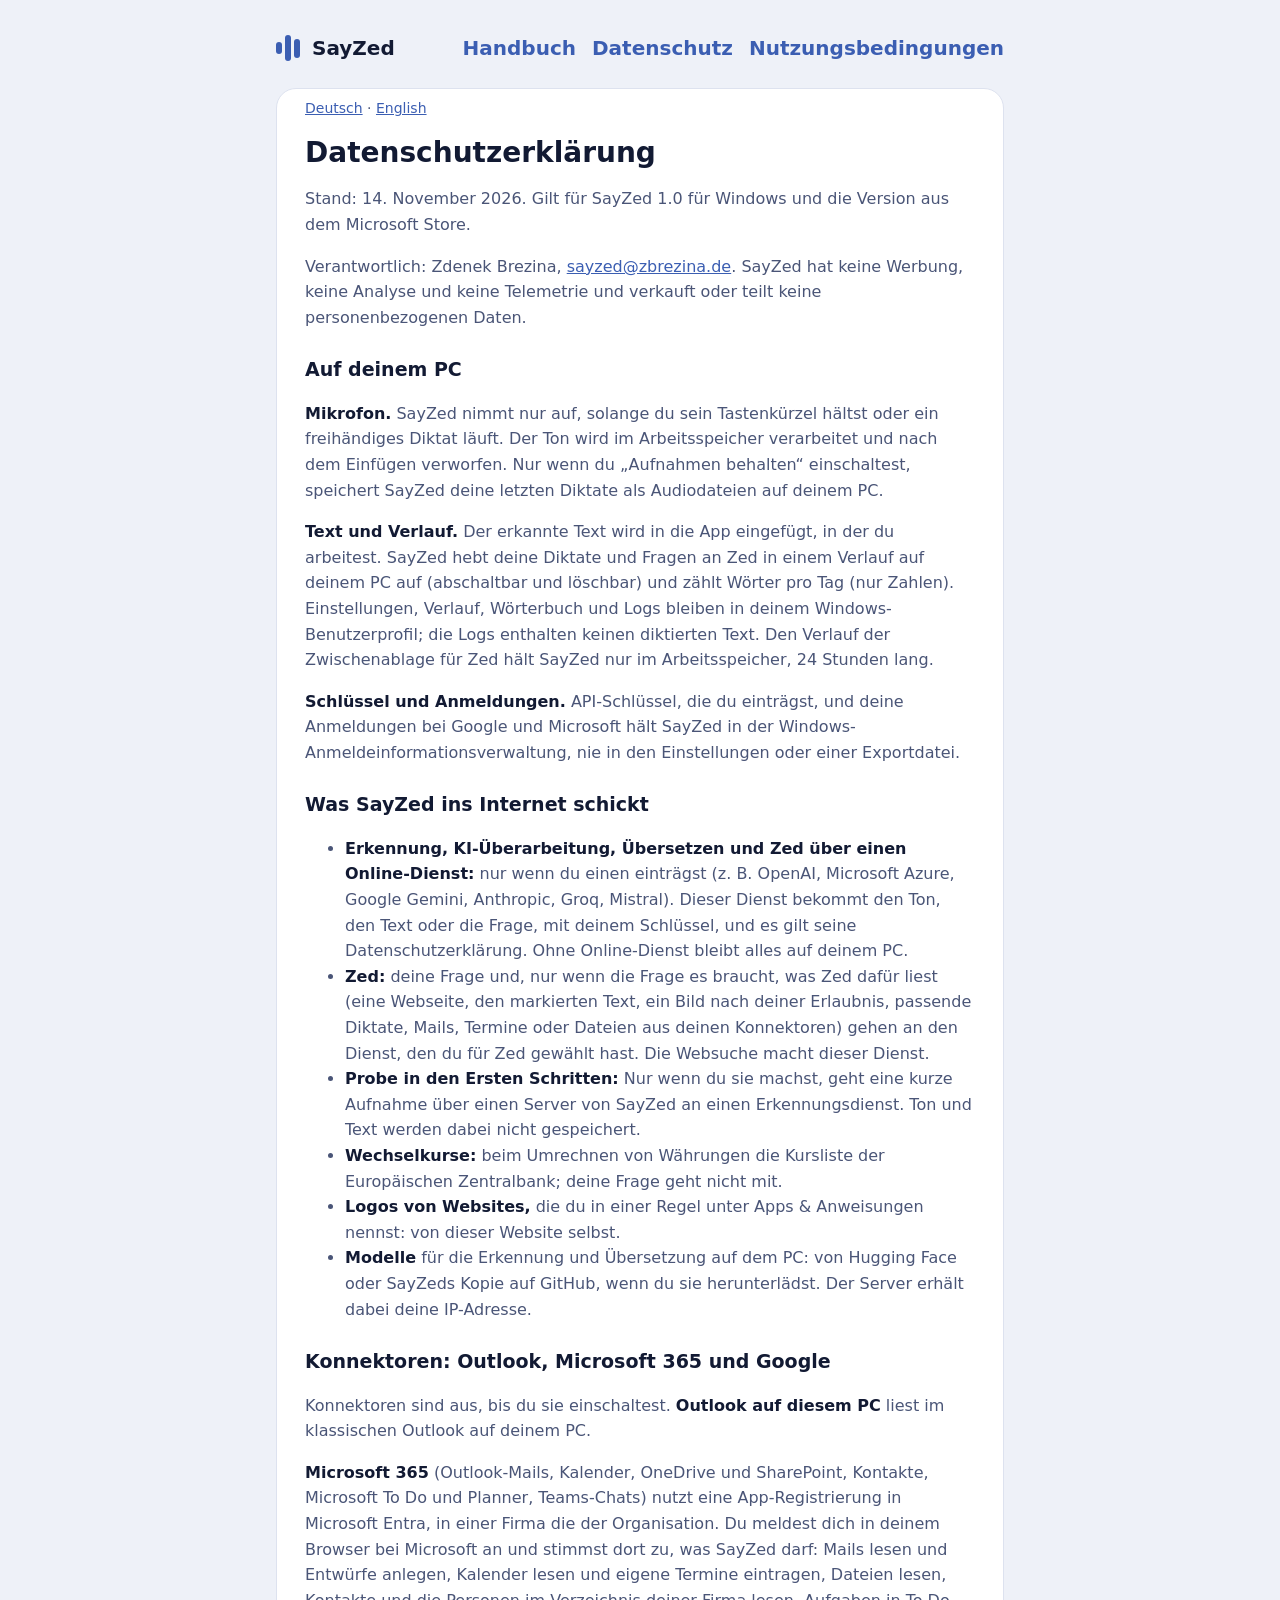
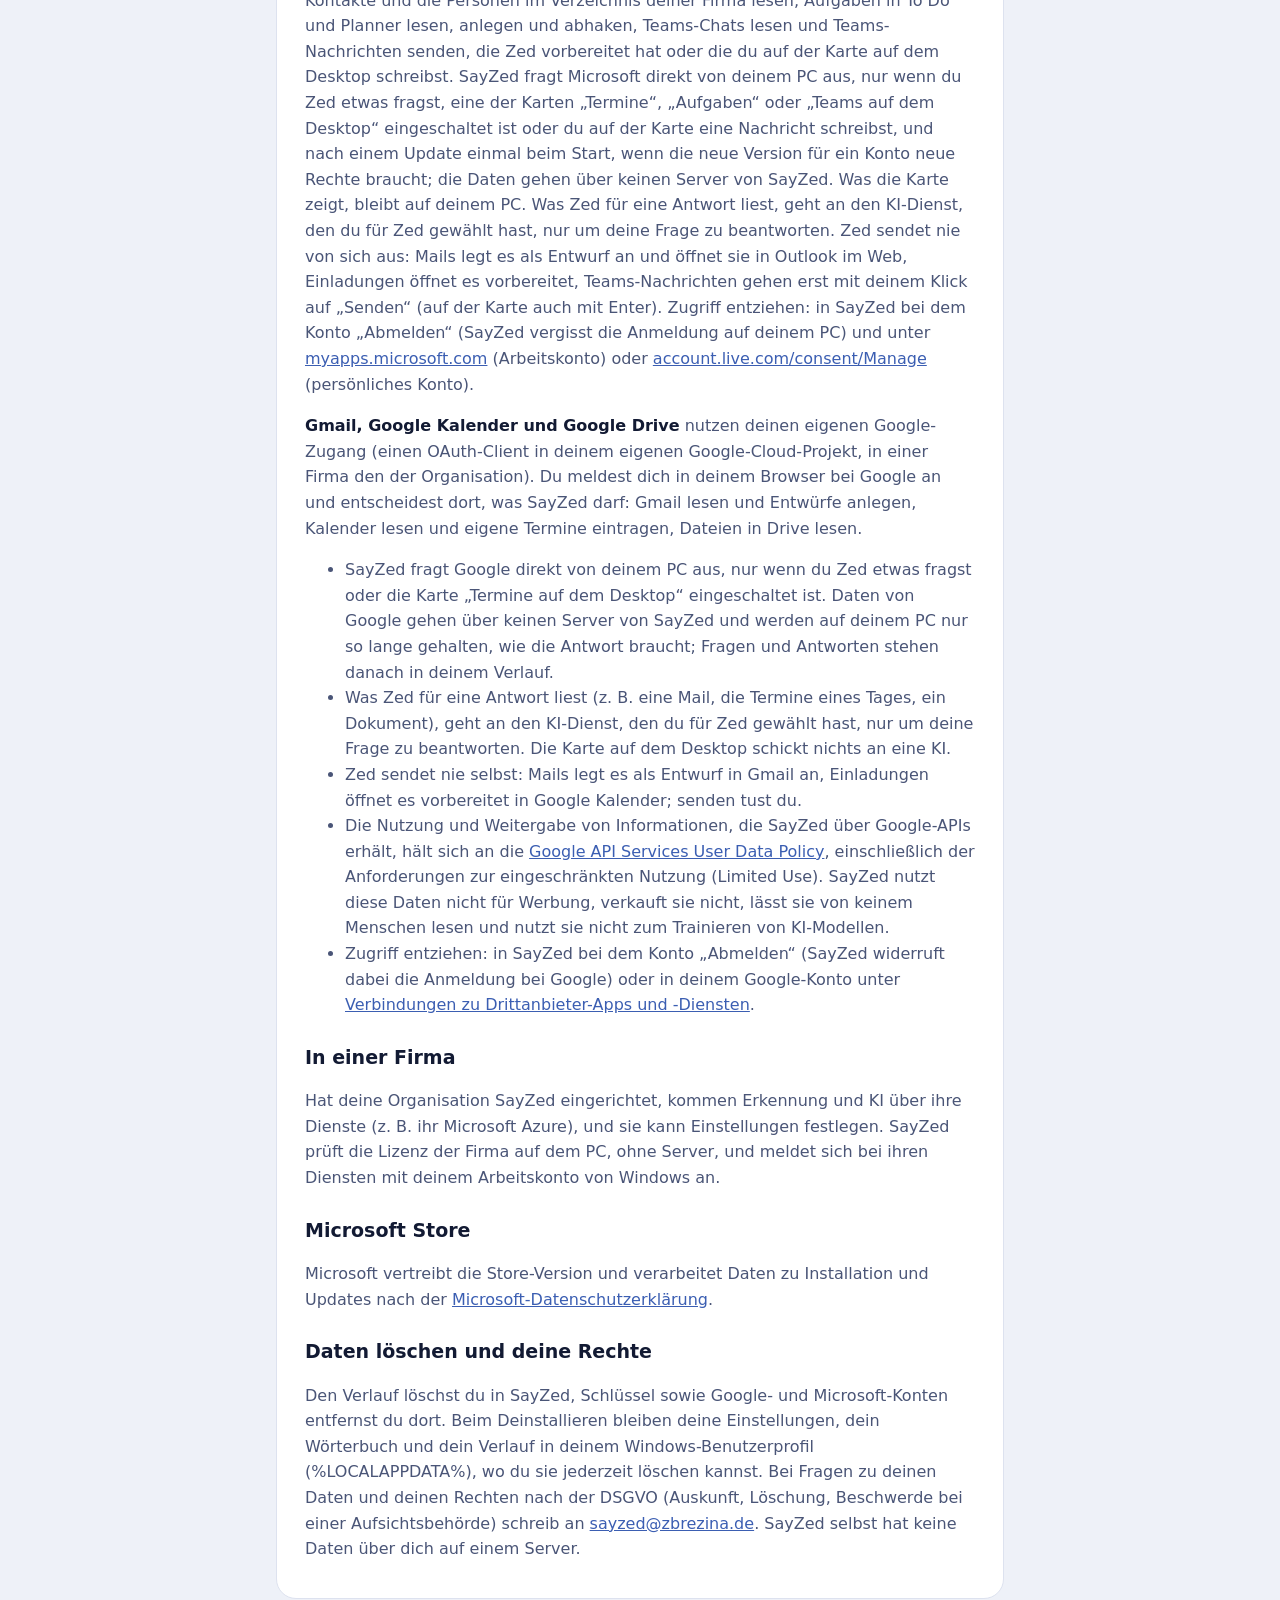
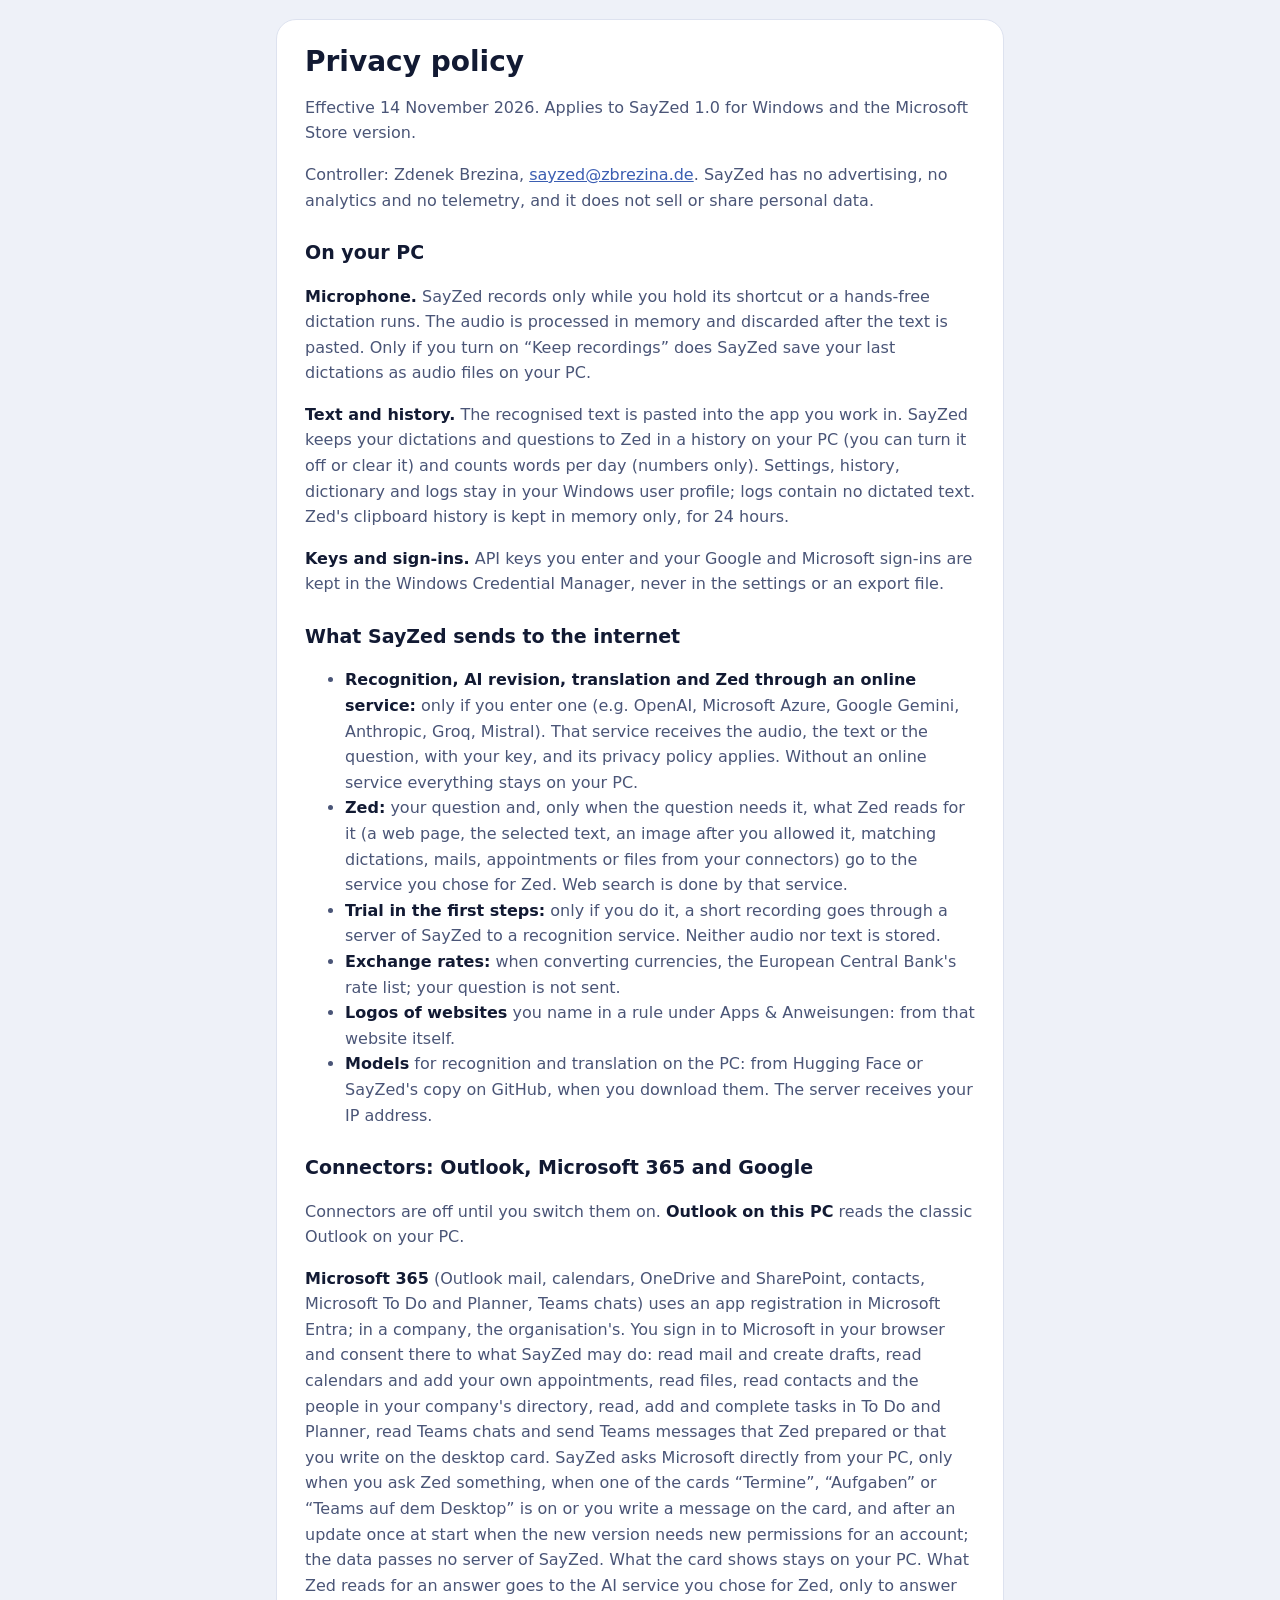
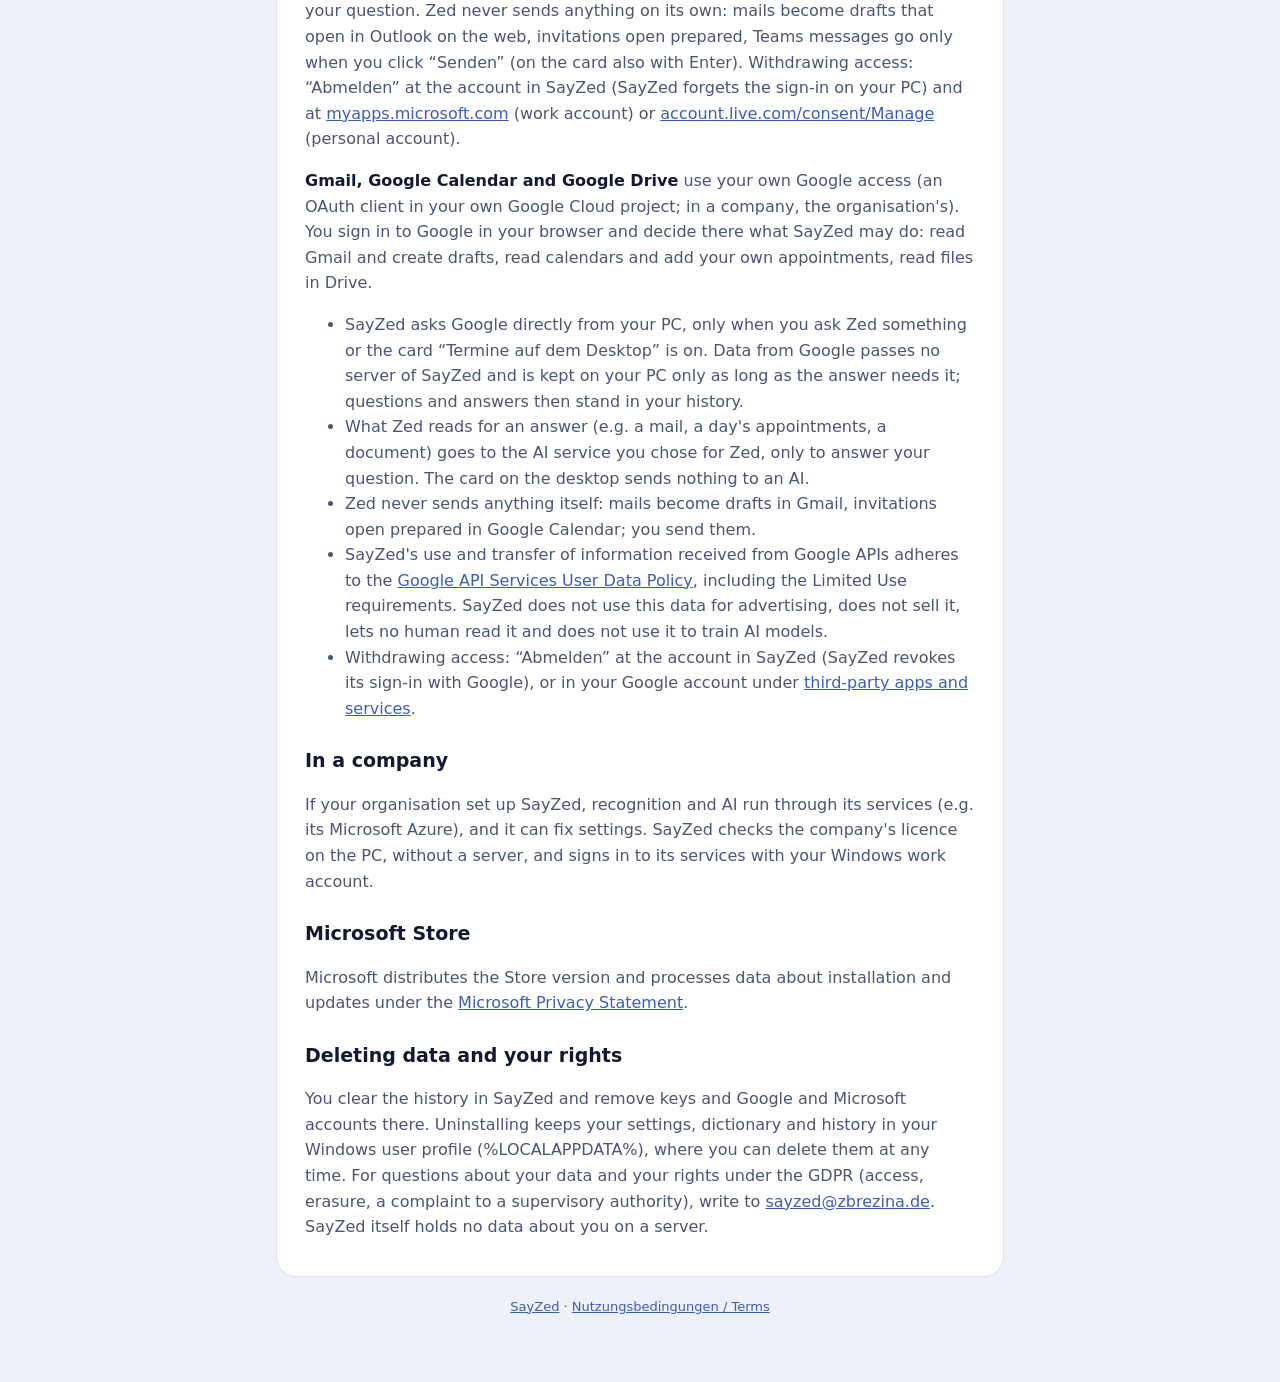
<file: privacy/index.html>
<!doctype html>
<html lang="de">
<head>
  <meta charset="utf-8">
  <meta name="viewport" content="width=device-width, initial-scale=1">
  <title>SayZed – Datenschutzerklärung / Privacy policy</title>
  <link rel="stylesheet" href="../style.css">
</head>
<body>
<main>
  <header>
    <span class="logo"><i style="height:12px"></i><i style="height:26px"></i><i style="height:19px"></i></span>
    <a href="../">SayZed</a>
    <nav><a href="../handbuch/">Handbuch</a><a href="./">Datenschutz</a><a href="../terms/">Nutzungsbedingungen</a></nav>
  </header>

  <section>
    <div class="lang"><a href="#deutsch">Deutsch</a> · <a href="#english">English</a></div>
    <h1 id="deutsch">Datenschutzerklärung</h1>
    <p>Stand: 14. November 2026. Gilt für SayZed 1.0 für Windows und die Version aus dem Microsoft Store.</p>
    <p>Verantwortlich: Zdenek Brezina, <a href="mailto:sayzed@zbrezina.de">sayzed@zbrezina.de</a>. SayZed hat keine
      Werbung, keine Analyse und keine Telemetrie und verkauft oder teilt keine personenbezogenen Daten.</p>

    <h2>Auf deinem PC</h2>
    <p><strong>Mikrofon.</strong> SayZed nimmt nur auf, solange du sein Tastenkürzel hältst oder ein freihändiges Diktat
      läuft. Der Ton wird im Arbeitsspeicher verarbeitet und nach dem Einfügen verworfen. Nur wenn du „Aufnahmen
      behalten“ einschaltest, speichert SayZed deine letzten Diktate als Audiodateien auf deinem PC.</p>
    <p><strong>Text und Verlauf.</strong> Der erkannte Text wird in die App eingefügt, in der du arbeitest. SayZed hebt
      deine Diktate und Fragen an Zed in einem Verlauf auf deinem PC auf (abschaltbar und löschbar) und zählt Wörter pro
      Tag (nur Zahlen). Einstellungen, Verlauf, Wörterbuch und Logs bleiben in deinem Windows-Benutzerprofil; die Logs
      enthalten keinen diktierten Text. Den Verlauf der Zwischenablage für Zed hält SayZed nur im Arbeitsspeicher, 24
      Stunden lang.</p>
    <p><strong>Schlüssel und Anmeldungen.</strong> API-Schlüssel, die du einträgst, und deine Anmeldungen bei Google und
      Microsoft hält SayZed in der Windows-Anmeldeinformationsverwaltung, nie in den Einstellungen oder einer Exportdatei.</p>

    <h2>Was SayZed ins Internet schickt</h2>
    <ul>
      <li><strong>Erkennung, KI-Überarbeitung, Übersetzen und Zed über einen Online-Dienst:</strong> nur wenn du einen
        einträgst (z. B. OpenAI, Microsoft Azure, Google Gemini, Anthropic, Groq, Mistral). Dieser Dienst bekommt den
        Ton, den Text oder die Frage, mit deinem Schlüssel, und es gilt seine Datenschutzerklärung. Ohne Online-Dienst
        bleibt alles auf deinem PC.</li>
      <li><strong>Zed:</strong> deine Frage und, nur wenn die Frage es braucht, was Zed dafür liest (eine Webseite, den
        markierten Text, ein Bild nach deiner Erlaubnis, passende Diktate, Mails, Termine oder Dateien aus deinen
        Konnektoren) gehen an den Dienst, den du für Zed gewählt hast. Die Websuche macht dieser Dienst.</li>
      <li><strong>Probe in den Ersten Schritten:</strong> Nur wenn du sie machst, geht eine kurze Aufnahme über einen
        Server von SayZed an einen Erkennungsdienst. Ton und Text werden dabei nicht gespeichert.</li>
      <li><strong>Wechselkurse:</strong> beim Umrechnen von Währungen die Kursliste der Europäischen Zentralbank; deine
        Frage geht nicht mit.</li>
      <li><strong>Logos von Websites,</strong> die du in einer Regel unter Apps &amp; Anweisungen nennst: von dieser
        Website selbst.</li>
      <li><strong>Modelle</strong> für die Erkennung und Übersetzung auf dem PC: von Hugging Face oder SayZeds Kopie auf
        GitHub, wenn du sie herunterlädst. Der Server erhält dabei deine IP-Adresse.</li>
    </ul>

    <h2>Konnektoren: Outlook, Microsoft 365 und Google</h2>
    <p>Konnektoren sind aus, bis du sie einschaltest. <strong>Outlook auf diesem PC</strong> liest im klassischen Outlook
      auf deinem PC.</p>
    <p><strong>Microsoft 365</strong> (Outlook-Mails, Kalender, OneDrive und SharePoint, Kontakte, Microsoft To Do und
      Planner, Teams-Chats) nutzt eine App-Registrierung in Microsoft Entra, in einer Firma die der Organisation. Du
      meldest dich in deinem Browser bei Microsoft an und stimmst dort zu, was SayZed darf: Mails lesen und Entwürfe
      anlegen, Kalender lesen und eigene Termine eintragen, Dateien lesen, Kontakte und die Personen im Verzeichnis deiner
      Firma lesen, Aufgaben in To Do und Planner lesen, anlegen und abhaken, Teams-Chats lesen und Teams-Nachrichten
      senden, die Zed vorbereitet hat oder die du auf der Karte auf dem Desktop schreibst. SayZed fragt Microsoft direkt
      von deinem PC aus, nur wenn du Zed etwas fragst, eine der Karten „Termine“, „Aufgaben“ oder „Teams auf dem Desktop“
      eingeschaltet ist oder du auf der Karte eine Nachricht schreibst, und nach einem Update einmal beim Start, wenn die
      neue Version für ein Konto neue Rechte braucht; die Daten gehen über keinen Server von SayZed. Was die Karte zeigt,
      bleibt auf deinem PC. Was Zed für eine Antwort liest, geht an den KI-Dienst, den du für Zed gewählt hast, nur um
      deine Frage zu beantworten. Zed sendet nie von sich aus: Mails legt es als Entwurf an und öffnet sie in Outlook im
      Web, Einladungen öffnet es vorbereitet, Teams-Nachrichten gehen erst mit deinem Klick auf „Senden“ (auf der Karte
      auch mit Enter). Zugriff entziehen: in SayZed bei dem Konto „Abmelden“ (SayZed vergisst die Anmeldung auf deinem PC) und unter
      <a href="https://myapps.microsoft.com">myapps.microsoft.com</a> (Arbeitskonto) oder
      <a href="https://account.live.com/consent/Manage">account.live.com/consent/Manage</a> (persönliches Konto).</p>
    <p><strong>Gmail, Google Kalender und Google Drive</strong> nutzen deinen eigenen Google-Zugang (einen
      OAuth-Client in deinem eigenen Google-Cloud-Projekt, in einer Firma den der Organisation). Du meldest dich in deinem
      Browser bei Google an und entscheidest dort, was SayZed darf: Gmail lesen und Entwürfe anlegen, Kalender lesen und
      eigene Termine eintragen, Dateien in Drive lesen.</p>
    <ul>
      <li>SayZed fragt Google direkt von deinem PC aus, nur wenn du Zed etwas fragst oder die Karte „Termine auf dem
        Desktop“ eingeschaltet ist. Daten von Google gehen über keinen Server von SayZed und werden auf deinem PC nur
        so lange gehalten, wie die Antwort braucht; Fragen und Antworten stehen danach in deinem Verlauf.</li>
      <li>Was Zed für eine Antwort liest (z. B. eine Mail, die Termine eines Tages, ein Dokument), geht an den
        KI-Dienst, den du für Zed gewählt hast, nur um deine Frage zu beantworten. Die Karte auf dem Desktop schickt
        nichts an eine KI.</li>
      <li>Zed sendet nie selbst: Mails legt es als Entwurf in Gmail an, Einladungen öffnet es vorbereitet in Google
        Kalender; senden tust du.</li>
      <li>Die Nutzung und Weitergabe von Informationen, die SayZed über Google-APIs erhält, hält sich an die
        <a href="https://developers.google.com/terms/api-services-user-data-policy">Google API Services User Data
        Policy</a>, einschließlich der Anforderungen zur eingeschränkten Nutzung (Limited Use). SayZed nutzt diese Daten
        nicht für Werbung, verkauft sie nicht, lässt sie von keinem Menschen lesen und nutzt sie nicht zum Trainieren von
        KI-Modellen.</li>
      <li>Zugriff entziehen: in SayZed bei dem Konto „Abmelden“ (SayZed widerruft dabei die Anmeldung bei Google) oder in
        deinem Google-Konto unter <a href="https://myaccount.google.com/connections">Verbindungen zu Drittanbieter-Apps und
        -Diensten</a>.</li>
    </ul>

    <h2>In einer Firma</h2>
    <p>Hat deine Organisation SayZed eingerichtet, kommen Erkennung und KI über ihre Dienste (z. B. ihr Microsoft Azure),
      und sie kann Einstellungen festlegen. SayZed prüft die Lizenz der Firma auf dem PC, ohne Server, und meldet sich
      bei ihren Diensten mit deinem Arbeitskonto von Windows an.</p>

    <h2>Microsoft Store</h2>
    <p>Microsoft vertreibt die Store-Version und verarbeitet Daten zu Installation und Updates nach der
      <a href="https://privacy.microsoft.com/privacystatement">Microsoft-Datenschutzerklärung</a>.</p>

    <h2>Daten löschen und deine Rechte</h2>
    <p>Den Verlauf löschst du in SayZed, Schlüssel sowie Google- und Microsoft-Konten entfernst du dort. Beim Deinstallieren bleiben deine
      Einstellungen, dein Wörterbuch und dein Verlauf in deinem Windows-Benutzerprofil (%LOCALAPPDATA%), wo du sie
      jederzeit löschen kannst. Bei Fragen zu deinen Daten und
      deinen Rechten nach der DSGVO (Auskunft, Löschung, Beschwerde bei einer Aufsichtsbehörde) schreib an
      <a href="mailto:sayzed@zbrezina.de">sayzed@zbrezina.de</a>. SayZed selbst hat keine Daten über dich auf einem
      Server.</p>
  </section>

  <section>
    <h1 id="english">Privacy policy</h1>
    <p>Effective 14 November 2026. Applies to SayZed 1.0 for Windows and the Microsoft Store version.</p>
    <p>Controller: Zdenek Brezina, <a href="mailto:sayzed@zbrezina.de">sayzed@zbrezina.de</a>. SayZed has no
      advertising, no analytics and no telemetry, and it does not sell or share personal data.</p>

    <h2>On your PC</h2>
    <p><strong>Microphone.</strong> SayZed records only while you hold its shortcut or a hands-free dictation runs. The
      audio is processed in memory and discarded after the text is pasted. Only if you turn on “Keep recordings” does
      SayZed save your last dictations as audio files on your PC.</p>
    <p><strong>Text and history.</strong> The recognised text is pasted into the app you work in. SayZed keeps your
      dictations and questions to Zed in a history on your PC (you can turn it off or clear it) and counts words per day
      (numbers only). Settings, history, dictionary and logs stay in your Windows user profile; logs contain no dictated
      text. Zed's clipboard history is kept in memory only, for 24 hours.</p>
    <p><strong>Keys and sign-ins.</strong> API keys you enter and your Google and Microsoft sign-ins are kept in the
      Windows Credential Manager, never in the settings or an export file.</p>

    <h2>What SayZed sends to the internet</h2>
    <ul>
      <li><strong>Recognition, AI revision, translation and Zed through an online service:</strong> only if you enter one
        (e.g. OpenAI, Microsoft Azure, Google Gemini, Anthropic, Groq, Mistral). That service receives the audio, the
        text or the question, with your key, and its privacy policy applies. Without an online service everything stays
        on your PC.</li>
      <li><strong>Zed:</strong> your question and, only when the question needs it, what Zed reads for it (a web page,
        the selected text, an image after you allowed it, matching dictations, mails, appointments or files from your
        connectors) go to the service you chose for Zed. Web search is done by that service.</li>
      <li><strong>Trial in the first steps:</strong> only if you do it, a short recording goes through a server of SayZed
        to a recognition service. Neither audio nor text is stored.</li>
      <li><strong>Exchange rates:</strong> when converting currencies, the European Central Bank's rate list; your
        question is not sent.</li>
      <li><strong>Logos of websites</strong> you name in a rule under Apps &amp; Anweisungen: from that website itself.</li>
      <li><strong>Models</strong> for recognition and translation on the PC: from Hugging Face or SayZed's copy on
        GitHub, when you download them. The server receives your IP address.</li>
    </ul>

    <h2>Connectors: Outlook, Microsoft 365 and Google</h2>
    <p>Connectors are off until you switch them on. <strong>Outlook on this PC</strong> reads the classic Outlook on
      your PC.</p>
    <p><strong>Microsoft 365</strong> (Outlook mail, calendars, OneDrive and SharePoint, contacts, Microsoft To Do and
      Planner, Teams chats) uses an app registration in Microsoft Entra; in a company, the organisation's. You sign in to
      Microsoft in your browser and consent there to what SayZed may do: read mail and create drafts, read calendars and
      add your own appointments, read files, read contacts and the people in your company's directory, read, add and
      complete tasks in To Do and Planner, read Teams chats and send Teams messages that Zed prepared or that you write
      on the desktop card. SayZed asks Microsoft directly from your PC, only when you ask Zed something, when one of the
      cards “Termine”, “Aufgaben” or “Teams auf dem Desktop” is on or you write a message on the card, and after an
      update once at start when the new version needs new permissions for an account; the data passes no server of
      SayZed. What the card shows stays on your PC. What Zed reads for an answer goes to the AI service you chose for
      Zed, only to answer your question. Zed never sends anything on its own: mails become drafts that open in Outlook
      on the web, invitations open prepared, Teams messages go only when you click “Senden” (on the card also with
      Enter). Withdrawing access: “Abmelden” at the account in SayZed
      (SayZed forgets the sign-in on your PC) and at <a href="https://myapps.microsoft.com">myapps.microsoft.com</a>
      (work account) or <a href="https://account.live.com/consent/Manage">account.live.com/consent/Manage</a> (personal
      account).</p>
    <p><strong>Gmail, Google Calendar and Google Drive</strong> use your own Google access (an OAuth client in
      your own Google Cloud project; in a company, the organisation's). You sign in to Google in your browser and decide
      there what SayZed may do: read Gmail and create drafts, read calendars and add your own appointments, read files
      in Drive.</p>
    <ul>
      <li>SayZed asks Google directly from your PC, only when you ask Zed something or the card “Termine auf dem Desktop”
        is on. Data from Google passes no server of SayZed and is kept on your PC only as long as the answer needs it;
        questions and answers then stand in your history.</li>
      <li>What Zed reads for an answer (e.g. a mail, a day's appointments, a document) goes to the AI service you chose
        for Zed, only to answer your question. The card on the desktop sends nothing to an AI.</li>
      <li>Zed never sends anything itself: mails become drafts in Gmail, invitations open prepared in Google Calendar;
        you send them.</li>
      <li>SayZed's use and transfer of information received from Google APIs adheres to the
        <a href="https://developers.google.com/terms/api-services-user-data-policy">Google API Services User Data
        Policy</a>, including the Limited Use requirements. SayZed does not use this data for advertising, does not sell
        it, lets no human read it and does not use it to train AI models.</li>
      <li>Withdrawing access: “Abmelden” at the account in SayZed (SayZed revokes its sign-in with Google), or in your
        Google account under <a href="https://myaccount.google.com/connections">third-party apps and services</a>.</li>
    </ul>

    <h2>In a company</h2>
    <p>If your organisation set up SayZed, recognition and AI run through its services (e.g. its Microsoft Azure), and
      it can fix settings. SayZed checks the company's licence on the PC, without a server, and signs in to its services
      with your Windows work account.</p>

    <h2>Microsoft Store</h2>
    <p>Microsoft distributes the Store version and processes data about installation and updates under the
      <a href="https://privacy.microsoft.com/privacystatement">Microsoft Privacy Statement</a>.</p>

    <h2>Deleting data and your rights</h2>
    <p>You clear the history in SayZed and remove keys and Google and Microsoft accounts there. Uninstalling keeps your settings,
      dictionary and history in your Windows user profile (%LOCALAPPDATA%), where you can delete them at any time. For questions about your data and your rights under the
      GDPR (access, erasure, a complaint to a supervisory authority), write to
      <a href="mailto:sayzed@zbrezina.de">sayzed@zbrezina.de</a>. SayZed itself holds no data about you on a server.</p>
  </section>
  <footer><a href="../">SayZed</a> · <a href="../terms/">Nutzungsbedingungen / Terms</a></footer>
</main>
</body>
</html>
</file>
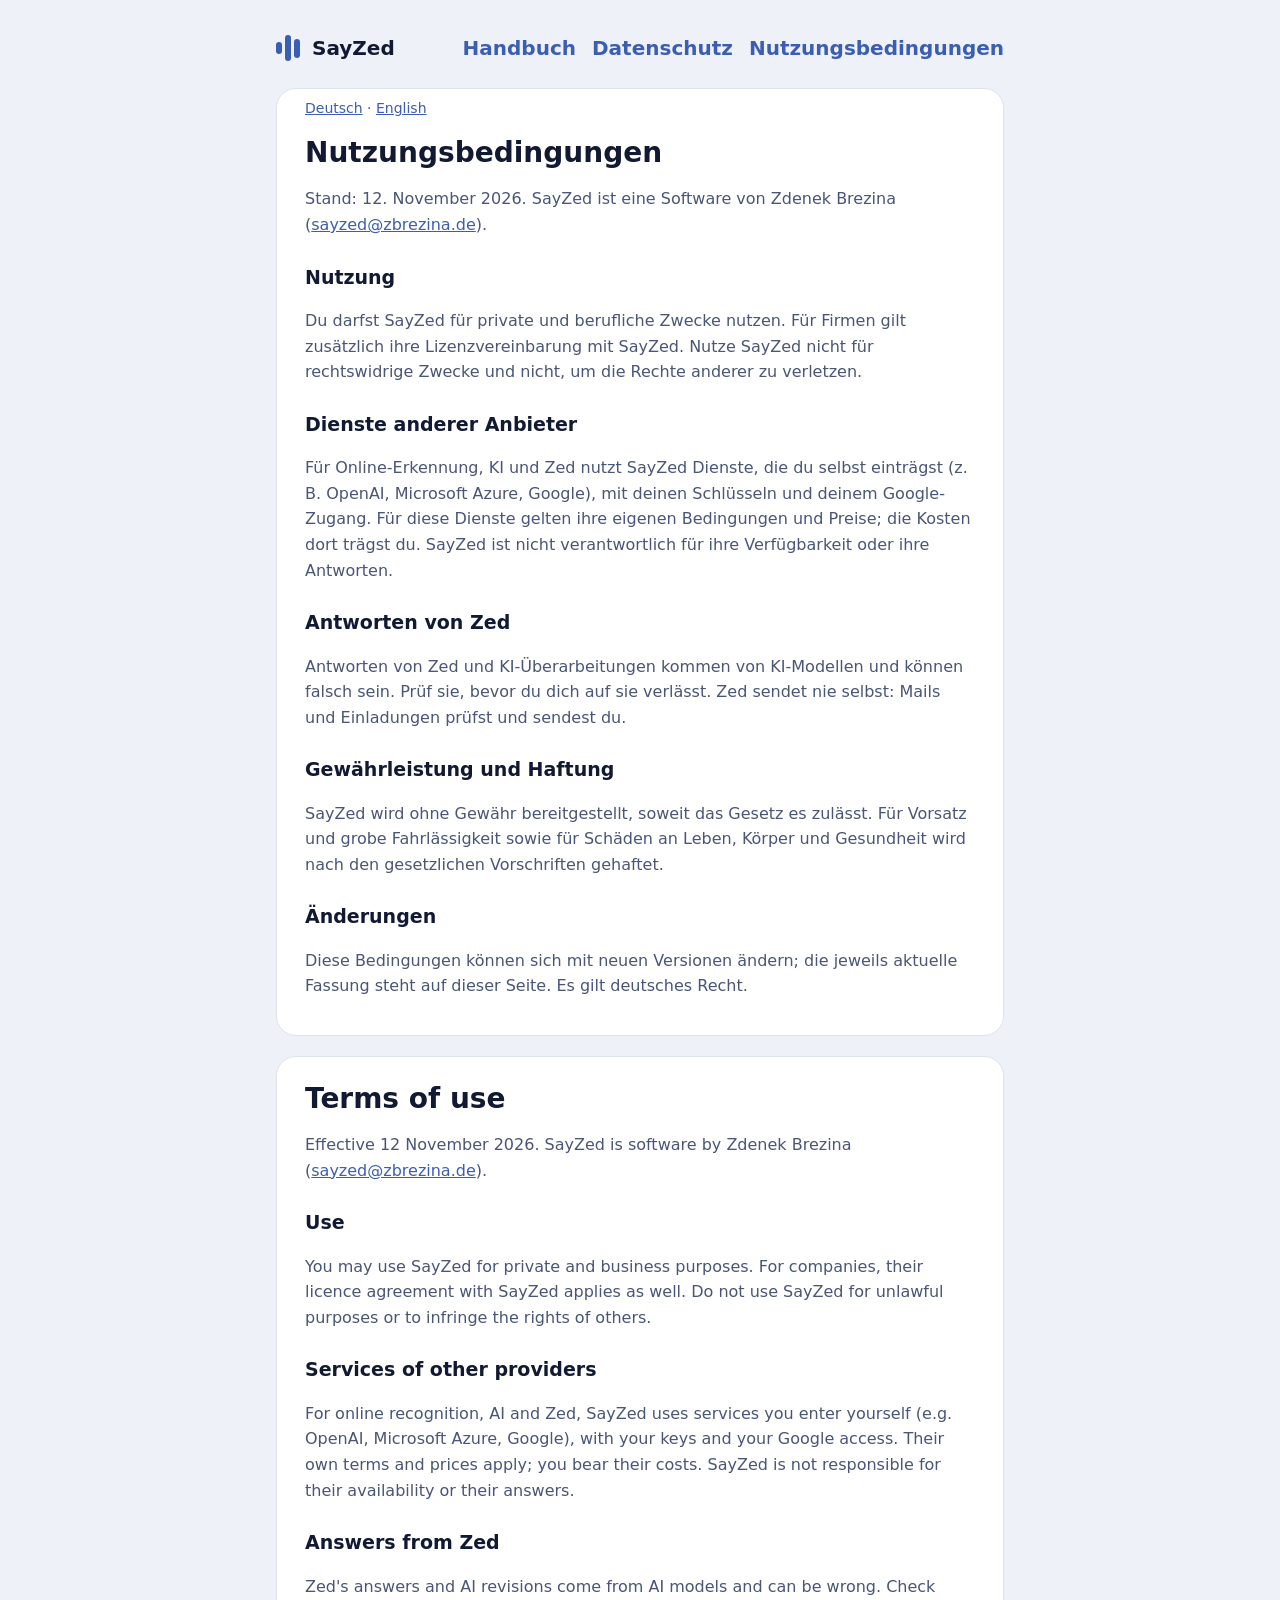
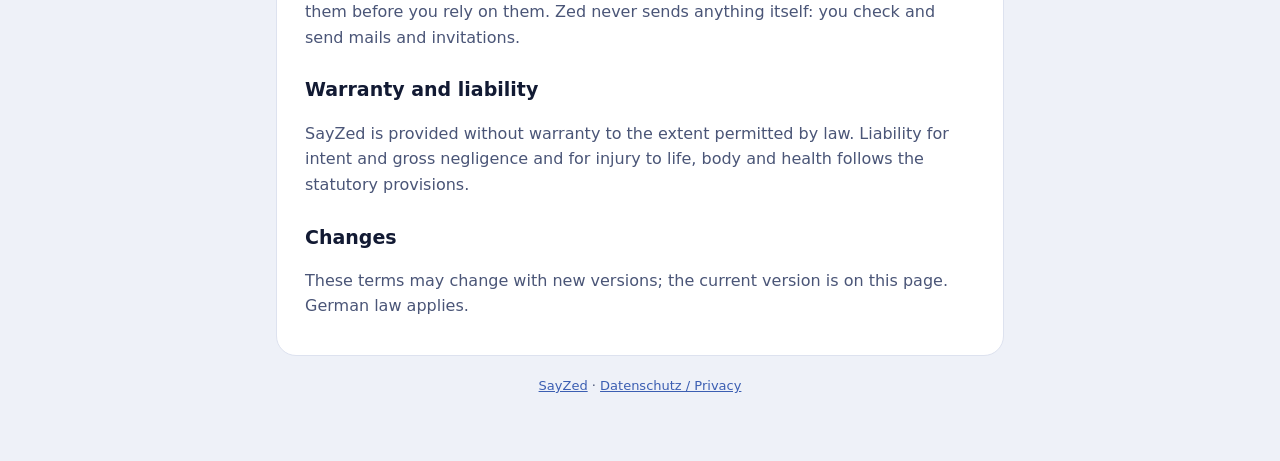
<file: terms/index.html>
<!doctype html>
<html lang="de">
<head>
  <meta charset="utf-8">
  <meta name="viewport" content="width=device-width, initial-scale=1">
  <title>SayZed – Nutzungsbedingungen / Terms of use</title>
  <link rel="stylesheet" href="../style.css">
</head>
<body>
<main>
  <header>
    <span class="logo"><i style="height:12px"></i><i style="height:26px"></i><i style="height:19px"></i></span>
    <a href="../">SayZed</a>
    <nav><a href="../handbuch/">Handbuch</a><a href="../privacy/">Datenschutz</a><a href="./">Nutzungsbedingungen</a></nav>
  </header>

  <section>
    <div class="lang"><a href="#deutsch">Deutsch</a> · <a href="#english">English</a></div>
    <h1 id="deutsch">Nutzungsbedingungen</h1>
    <p>Stand: 12. November 2026. SayZed ist eine Software von Zdenek Brezina (<a href="mailto:sayzed@zbrezina.de">sayzed@zbrezina.de</a>).</p>
    <h2>Nutzung</h2>
    <p>Du darfst SayZed für private und berufliche Zwecke nutzen. Für Firmen gilt zusätzlich ihre Lizenzvereinbarung mit
      SayZed. Nutze SayZed nicht für rechtswidrige Zwecke und nicht, um die Rechte anderer zu verletzen.</p>
    <h2>Dienste anderer Anbieter</h2>
    <p>Für Online-Erkennung, KI und Zed nutzt SayZed Dienste, die du selbst einträgst (z. B. OpenAI, Microsoft Azure,
      Google), mit deinen Schlüsseln und deinem Google-Zugang. Für diese Dienste gelten ihre eigenen Bedingungen und
      Preise; die Kosten dort trägst du. SayZed ist nicht verantwortlich für ihre Verfügbarkeit oder ihre Antworten.</p>
    <h2>Antworten von Zed</h2>
    <p>Antworten von Zed und KI-Überarbeitungen kommen von KI-Modellen und können falsch sein. Prüf sie, bevor du dich auf
      sie verlässt. Zed sendet nie selbst: Mails und Einladungen prüfst und sendest du.</p>
    <h2>Gewährleistung und Haftung</h2>
    <p>SayZed wird ohne Gewähr bereitgestellt, soweit das Gesetz es zulässt. Für Vorsatz und grobe Fahrlässigkeit sowie
      für Schäden an Leben, Körper und Gesundheit wird nach den gesetzlichen Vorschriften gehaftet.</p>
    <h2>Änderungen</h2>
    <p>Diese Bedingungen können sich mit neuen Versionen ändern; die jeweils aktuelle Fassung steht auf dieser Seite. Es
      gilt deutsches Recht.</p>
  </section>

  <section>
    <h1 id="english">Terms of use</h1>
    <p>Effective 12 November 2026. SayZed is software by Zdenek Brezina (<a href="mailto:sayzed@zbrezina.de">sayzed@zbrezina.de</a>).</p>
    <h2>Use</h2>
    <p>You may use SayZed for private and business purposes. For companies, their licence agreement with SayZed applies
      as well. Do not use SayZed for unlawful purposes or to infringe the rights of others.</p>
    <h2>Services of other providers</h2>
    <p>For online recognition, AI and Zed, SayZed uses services you enter yourself (e.g. OpenAI, Microsoft Azure, Google),
      with your keys and your Google access. Their own terms and prices apply; you bear their costs. SayZed is not
      responsible for their availability or their answers.</p>
    <h2>Answers from Zed</h2>
    <p>Zed's answers and AI revisions come from AI models and can be wrong. Check them before you rely on them. Zed never
      sends anything itself: you check and send mails and invitations.</p>
    <h2>Warranty and liability</h2>
    <p>SayZed is provided without warranty to the extent permitted by law. Liability for intent and gross negligence and
      for injury to life, body and health follows the statutory provisions.</p>
    <h2>Changes</h2>
    <p>These terms may change with new versions; the current version is on this page. German law applies.</p>
  </section>
  <footer><a href="../">SayZed</a> · <a href="../privacy/">Datenschutz / Privacy</a></footer>
</main>
</body>
</html>
</file>
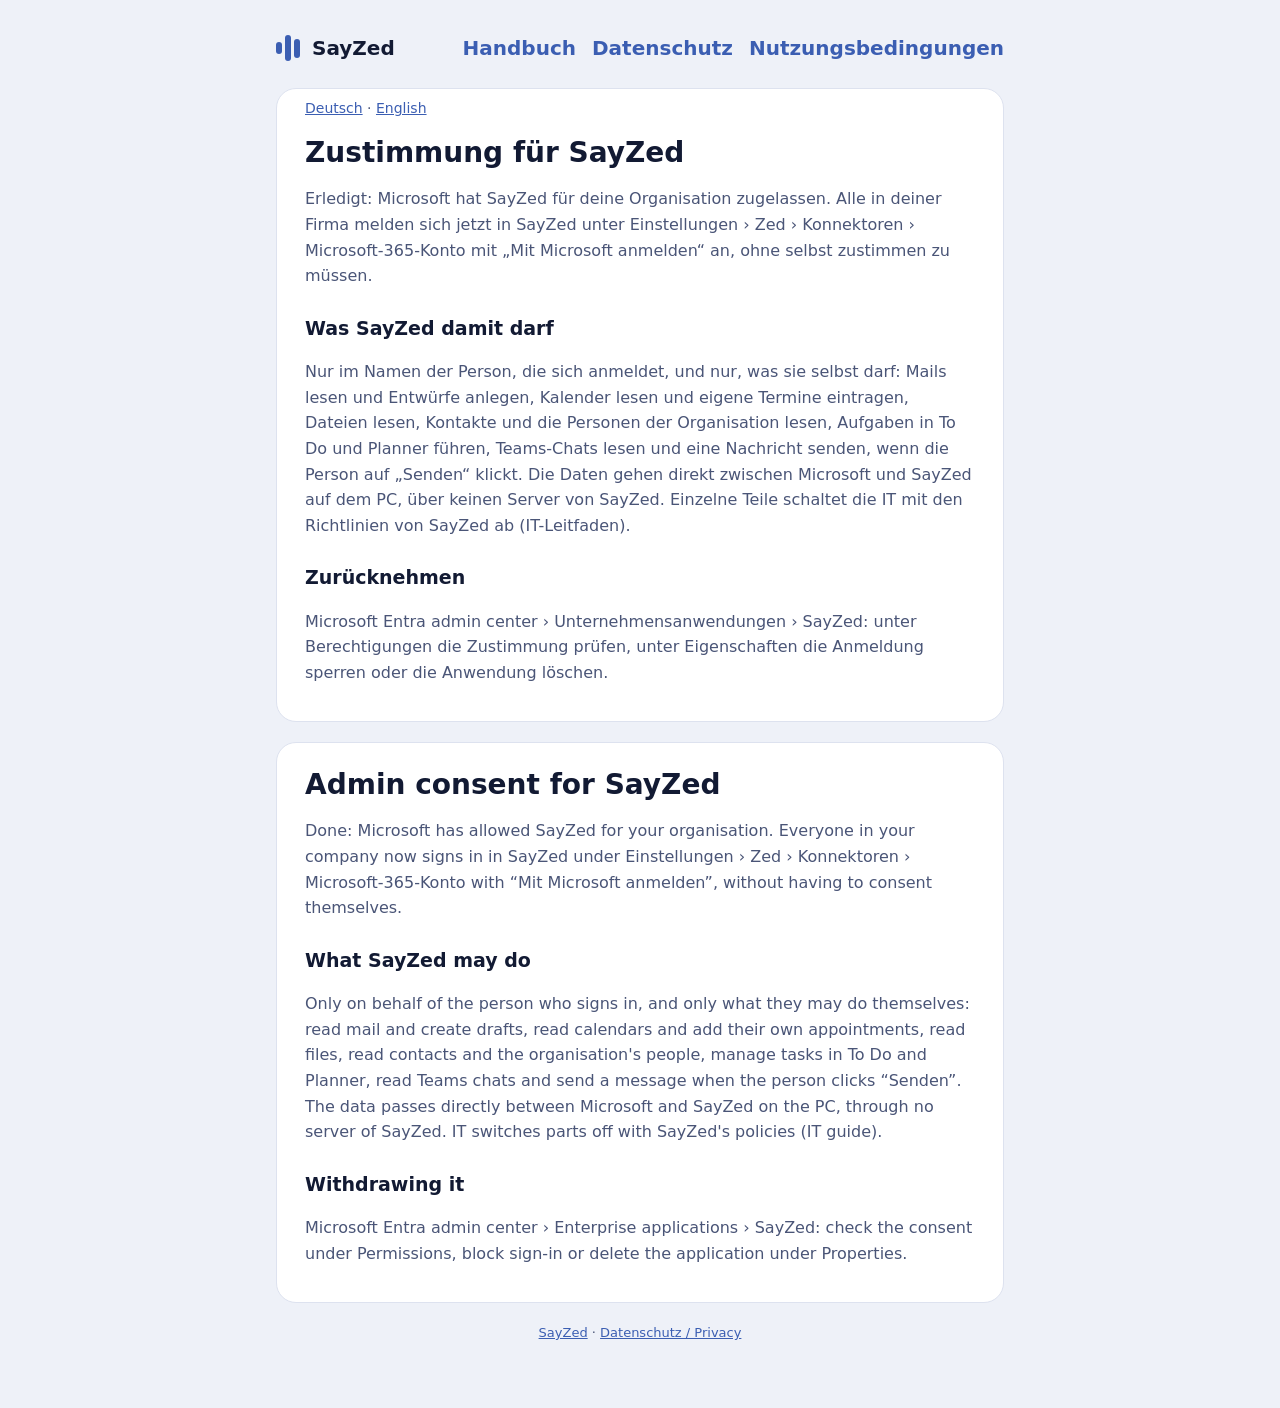
<file: it/zustimmung/index.html>
<!doctype html>
<html lang="de">
<head>
  <meta charset="utf-8">
  <meta name="viewport" content="width=device-width, initial-scale=1">
  <title>SayZed – Zustimmung der IT / Admin consent</title>
  <link rel="stylesheet" href="../../style.css">
</head>
<body>
<main>
  <header>
    <span class="logo"><i style="height:12px"></i><i style="height:26px"></i><i style="height:19px"></i></span>
    <a href="../../">SayZed</a>
    <nav><a href="../../handbuch/">Handbuch</a><a href="../../privacy/">Datenschutz</a><a href="../../terms/">Nutzungsbedingungen</a></nav>
  </header>

  <section>
    <div class="lang"><a href="#deutsch">Deutsch</a> · <a href="#english">English</a></div>
    <h1 id="deutsch">Zustimmung für SayZed</h1>
    <p class="done">Erledigt: Microsoft hat SayZed für deine Organisation zugelassen. Alle in deiner Firma melden sich jetzt
      in SayZed unter Einstellungen › Zed › Konnektoren › Microsoft-365-Konto mit „Mit Microsoft anmelden“ an, ohne
      selbst zustimmen zu müssen.</p>
    <p class="refused" hidden>Nicht zugelassen. Microsoft meldet: <span class="why"></span>. Nur ein Administrator der
      Organisation (zum Beispiel Globaler Administrator oder Cloudanwendungsadministrator) kann für alle zustimmen.</p>
    <h2>Was SayZed damit darf</h2>
    <p>Nur im Namen der Person, die sich anmeldet, und nur, was sie selbst darf: Mails lesen und Entwürfe anlegen,
      Kalender lesen und eigene Termine eintragen, Dateien lesen, Kontakte und die Personen der Organisation lesen,
      Aufgaben in To Do und Planner führen, Teams-Chats lesen und eine Nachricht senden, wenn die Person auf „Senden“
      klickt. Die Daten gehen direkt zwischen Microsoft und SayZed auf dem PC, über keinen Server von SayZed. Einzelne
      Teile schaltet die IT mit den Richtlinien von SayZed ab (IT-Leitfaden).</p>
    <h2>Zurücknehmen</h2>
    <p>Microsoft Entra admin center › Unternehmensanwendungen › SayZed: unter Berechtigungen die Zustimmung prüfen, unter
      Eigenschaften die Anmeldung sperren oder die Anwendung löschen.</p>
  </section>

  <section>
    <h1 id="english">Admin consent for SayZed</h1>
    <p class="done">Done: Microsoft has allowed SayZed for your organisation. Everyone in your company now signs in in
      SayZed under Einstellungen › Zed › Konnektoren › Microsoft-365-Konto with “Mit Microsoft anmelden”, without having
      to consent themselves.</p>
    <p class="refused" hidden>Not allowed. Microsoft says: <span class="why"></span>. Only an administrator of the
      organisation (for example Global Administrator or Cloud Application Administrator) can consent for everyone.</p>
    <h2>What SayZed may do</h2>
    <p>Only on behalf of the person who signs in, and only what they may do themselves: read mail and create drafts, read
      calendars and add their own appointments, read files, read contacts and the organisation's people, manage tasks in
      To Do and Planner, read Teams chats and send a message when the person clicks “Senden”. The data passes directly
      between Microsoft and SayZed on the PC, through no server of SayZed. IT switches parts off with SayZed's policies
      (IT guide).</p>
    <h2>Withdrawing it</h2>
    <p>Microsoft Entra admin center › Enterprise applications › SayZed: check the consent under Permissions, block sign-in
      or delete the application under Properties.</p>
  </section>
  <footer><a href="../../">SayZed</a> · <a href="../../privacy/">Datenschutz / Privacy</a></footer>
</main>
<script>
  // Microsoft comes back here with ?admin_consent=True, or with ?error=…&error_description=… when it was refused
  const q = new URLSearchParams(location.search);
  if (q.get("error")) {
    const why = (q.get("error_description") || q.get("error")).split(/\r?\n/)[0];
    document.querySelectorAll(".done").forEach((p) => (p.hidden = true));
    document.querySelectorAll(".refused").forEach((p) => (p.hidden = false));
    document.querySelectorAll(".why").forEach((s) => (s.textContent = why));
  }
</script>
</body>
</html>
</file>
<file: style.css>
:root { --bg: #eef1f8; --card: #ffffff; --fg: #121a33; --fg2: #4a5577; --line: #dde2ef; --accent: #3b5eb2; }
@media (prefers-color-scheme: dark) {
  :root { --bg: #0e1324; --card: #141a2e; --fg: #eef2fc; --fg2: #a9b5d6; --line: #252d4d; --accent: #7a9ce9; }
}
* { box-sizing: border-box; }
body { margin: 0; background: var(--bg); color: var(--fg); font: 16px/1.6 "Segoe UI", system-ui, -apple-system, sans-serif; }
main { max-width: 760px; margin: 0 auto; padding: 32px 16px 64px; }
header { display: flex; align-items: center; gap: 12px; margin-bottom: 24px; }
.logo { display: flex; align-items: center; gap: 3px; height: 28px; }
.logo i { display: block; width: 6px; border-radius: 3px; background: var(--accent); }
header a { color: var(--fg); text-decoration: none; font-weight: 700; font-size: 20px; }
nav { margin-left: auto; display: flex; gap: 16px; font-size: 14px; }
nav a, a { color: var(--accent); }
section { background: var(--card); border: 1px solid var(--line); border-radius: 20px; padding: 8px 28px 20px; margin-bottom: 20px; }
h1 { font-size: 28px; line-height: 1.25; margin: 16px 0 8px; }
h2 { font-size: 19px; margin: 24px 0 6px; }
p, li { color: var(--fg2); }
strong { color: var(--fg); }
.lang { font-size: 14px; color: var(--fg2); margin-bottom: 16px; }
footer { font-size: 13px; color: var(--fg2); text-align: center; }
</file>
